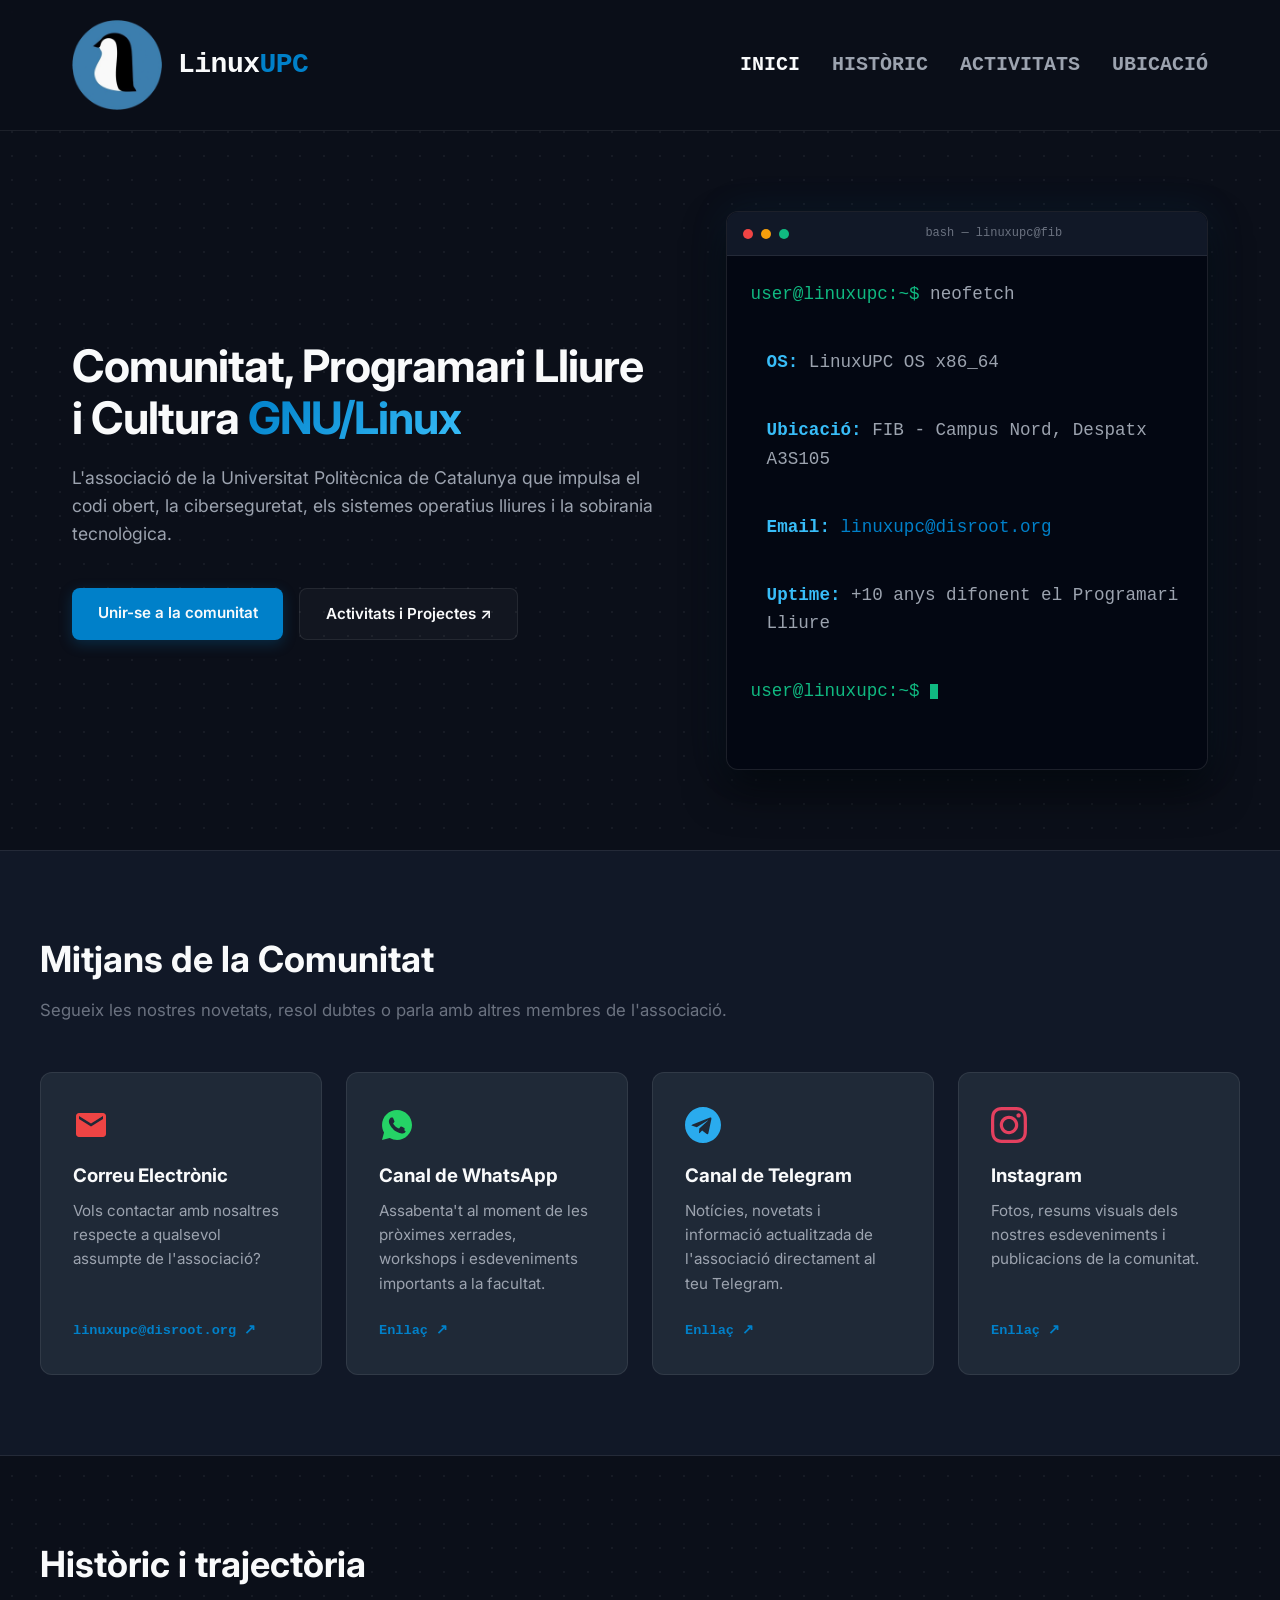
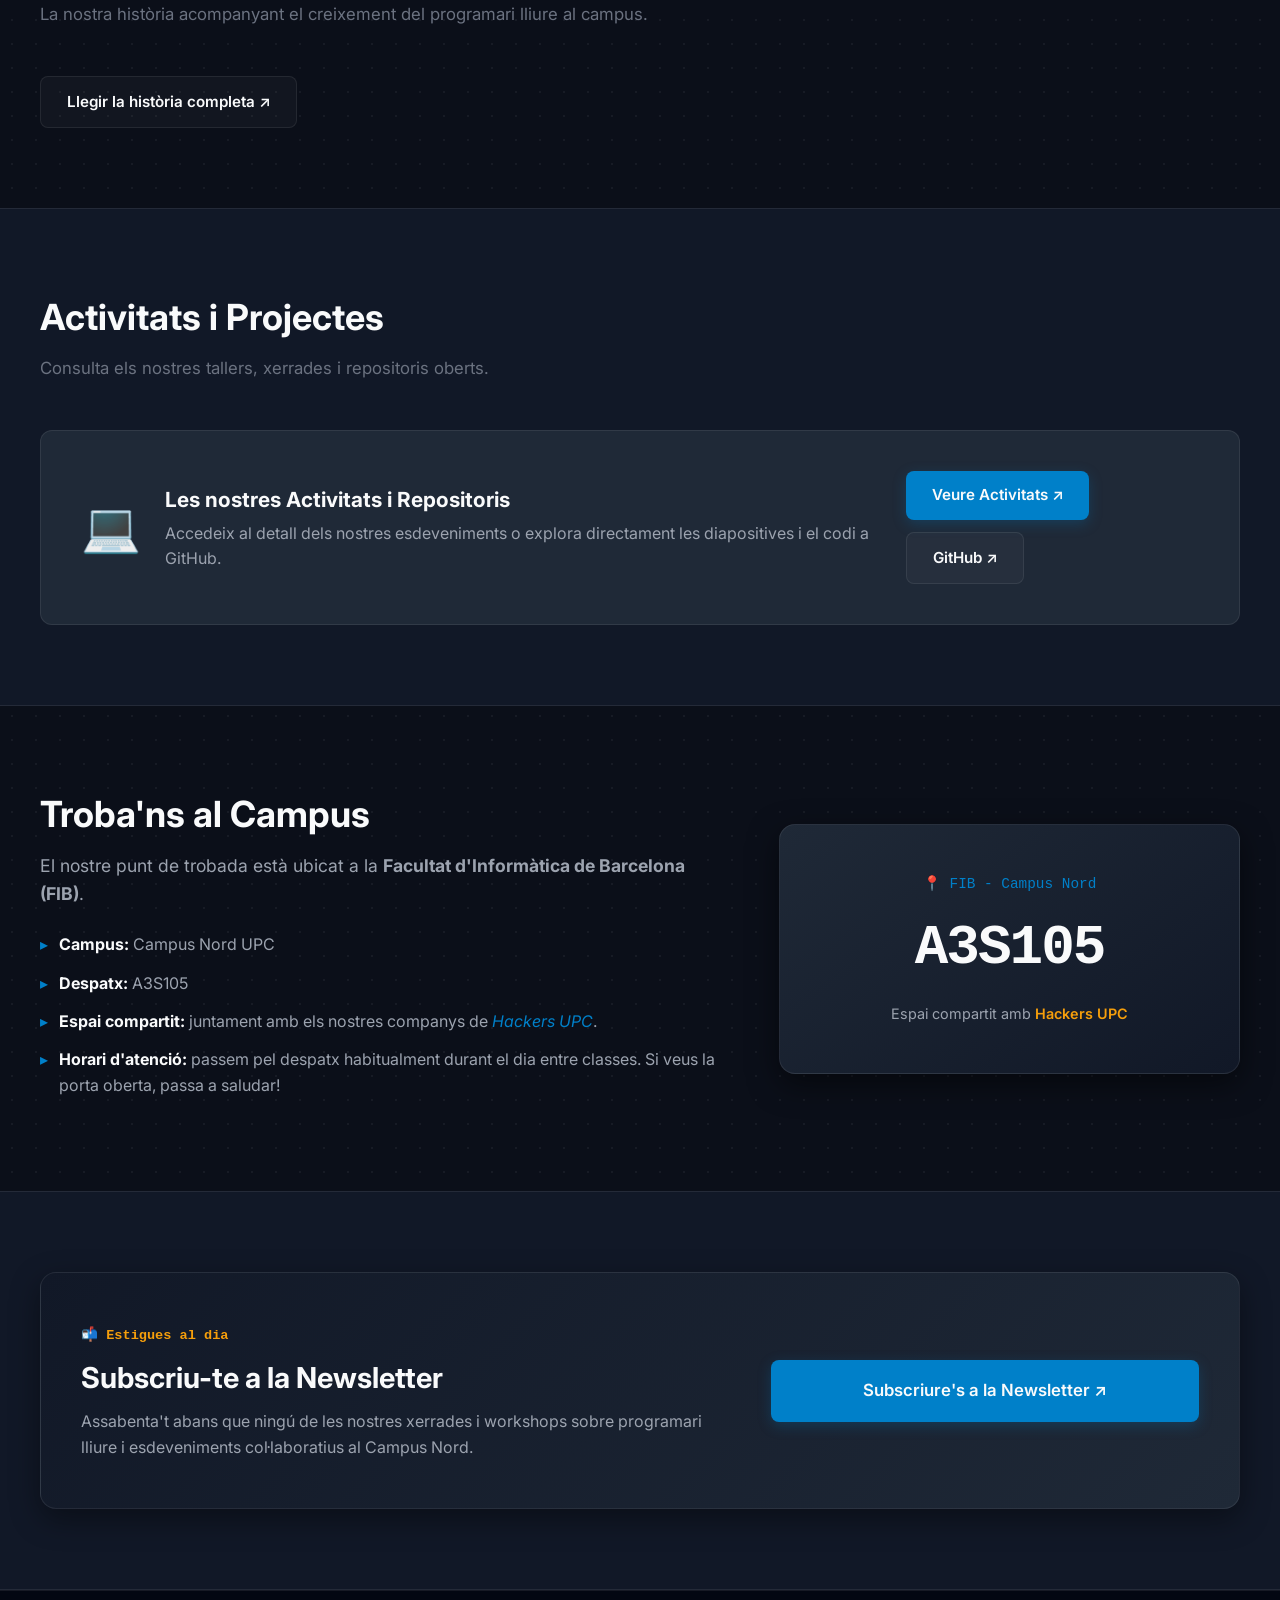
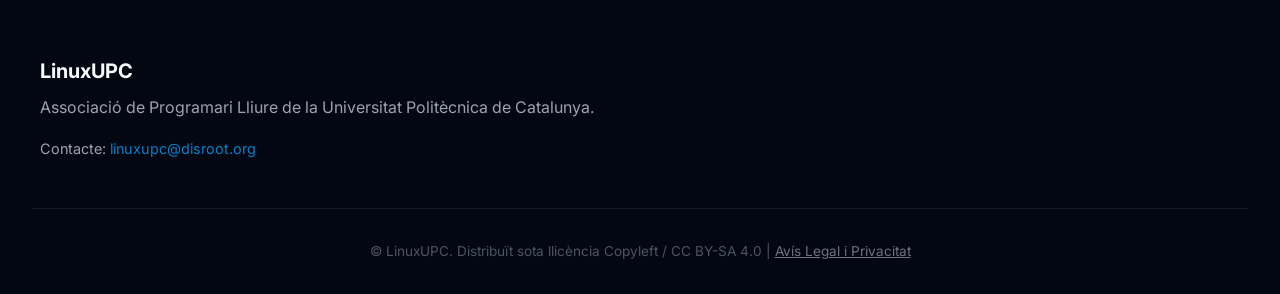
<file: index.html>
<!DOCTYPE html>
<html lang="ca">

<head>
    <meta charset="UTF-8">
    <meta name="viewport" content="width=device-width, initial-scale=1.0">
    <title>LinuxUPC - Associació de Programari Lliure (FIB - UPC)</title>

    <link rel="preconnect" href="https://fonts.googleapis.com">
    <link rel="preconnect" href="https://fonts.gstatic.com" crossorigin>
    <link
        href="https://fonts.googleapis.com/css2?family=Fira+Code:wght@400;600&family=Inter:wght@300;400;600;700&display=swap"
        rel="stylesheet">

    <link rel="apple-touch-icon" sizes="180x180" href="/assets/favicon/apple-touch-icon.png">
    <link rel="icon" type="image/png" sizes="32x32" href="/assets/favicon/favicon-32x32.png">
    <link rel="icon" type="image/png" sizes="16x16" href="/assets/favicon/favicon-16x16.png">
    <link rel="manifest" href="/assets/favicon/site.webmanifest">

  <link rel="stylesheet" href="/assets/css/style.css">
</head>

<body>

    <header class="navbar">
        <div class="nav-container">
            <a href="index.html" class="logo-container">
                <div class="logo-box" title="LinuxUPC Logo">
                    <img src="/assets/img/linuxupc-logo.png" alt="LinuxUPC Logo" class="logo-img"
                        onerror="this.style.display='none'; this.nextElementSibling.style.display='block';">
                    <span class="logo-placeholder"></span>
                </div>
                <span class="logo-text">Linux<span class="highlight">UPC</span></span>
            </a>
            <nav>
                <ul class="nav-links">
                    <li><a href="#inicio" class="active">INICI</a></li>
                    <li><a href="historico.html">HISTÒRIC</a></li>
                    <li><a href="actividades.html">ACTIVITATS</a></li>
                    <li><a href="#despacho">UBICACIÓ</a></li>
                </ul>
            </nav>
        </div>
    </header>

    <section id="inicio" class="hero">
        <div class="hero-content">
            <h1>Comunitat, Programari Lliure i Cultura <span class="highlight">GNU/Linux</span></h1>
            <p>L'associació de la Universitat Politècnica de Catalunya que impulsa el codi obert, la ciberseguretat, els
                sistemes operatius lliures i la sobirania tecnològica.</p>
            <div class="hero-buttons">
                <a href="#comunidad" class="btn btn-primary" style="text-align: center;">Unir-se a la comunitat</a>
                <a href="actividades.html" class="btn btn-secondary">Activitats i Projectes ↗</a>
            </div>
        </div>
        <div class="hero-terminal">
            <div class="terminal-header">
                <span class="dot red"></span>
                <span class="dot yellow"></span>
                <span class="dot green"></span>
                <span class="terminal-title">bash — linuxupc@fib</span>
            </div>
            <div class="terminal-body">
                <p><span class="path">user@linuxupc:~$</span> neofetch</p>
                <p class="term-output"><span class="highlight">OS:</span> LinuxUPC OS x86_64</p>
                <p class="term-output"><span class="highlight">Ubicació:</span> FIB - Campus Nord, Despatx A3S105</p>
                <p class="term-output"><span class="highlight">Email:</span> <a
                        href="mailto:linuxupc@disroot.org">linuxupc@disroot.org</a></p>
                <p class="term-output"><span class="highlight">Uptime:</span> +10 anys difonent el Programari Lliure</p>

                <p><span class="path">user@linuxupc:~$</span> <span class="cursor"></span></p>
            </div>
        </div>
    </section>

    <section id="comunidad" class="section bg-alt">
        <div class="container">
            <h2 class="section-title">Mitjans de la Comunitat</h2>
            <p class="section-subtitle">Segueix les nostres novetats, resol dubtes o parla amb altres membres de
                l'associació.</p>

            <div class="cards-grid">
                <div class="card card-link-email">
                    <div class="card-icon">
                        <svg viewBox="0 0 24 24" fill="#ef4444">
                            <path
                                d="M20 4H4c-1.1 0-1.99.9-1.99 2L2 18c0 1.1.9 2 2 2h16c1.1 0 2-.9 2-2V6c0-1.1-.9-2-2-2zm0 4l-8 5-8-5V6l8 5 8-5v2z" />
                        </svg>
                    </div>
                    <h3>Correu Electrònic</h3>
                    <p>Vols contactar amb nosaltres respecte a qualsevol assumpte de l'associació?</p>
                    <a href="mailto:linuxupc@disroot.org" class="card-btn">linuxupc@disroot.org ↗</a>
                </div>
                <div class="card card-link-whatsapp">
                    <div class="card-icon">
                        <svg viewBox="0 0 24 24" fill="#25D366">
                            <path
                                d="M12.012 2c-5.506 0-9.989 4.478-9.99 9.984 0 1.763.459 3.486 1.332 5.004L2 22l5.138-1.347A9.92 9.92 0 0 0 12.012 22c5.507 0 9.991-4.478 9.991-9.986 0-5.507-4.484-9.985-9.991-9.985zm5.82 14.28c-.244.687-1.42 1.31-1.956 1.37-.514.058-1.173.083-3.376-.827-2.822-1.165-4.632-4.032-4.773-4.221-.14-.188-1.144-1.523-1.144-2.905 0-1.382.723-2.062.98-2.343.258-.282.563-.352.75-.352.188 0 .376 0 .54.009.174.01.41.008.62.51.21.503.717 1.75.78 1.878.062.128.104.282.02.446-.085.165-.127.27-.254.418-.127.148-.268.33-.383.444-.127.127-.26.265-.112.518.148.253.658 1.087 1.412 1.76 0.97.865 1.787 1.133 2.04 1.26.253.127.402.106.551-.064.148-.17.635-.74.805-.994.17-.253.338-.211.564-.127.226.084 1.438.678 1.685.802.247.124.412.186.474.292.062.106.062.618-.182 1.305z" />
                        </svg>
                    </div>
                    <h3>Canal de WhatsApp</h3>
                    <p>Assabenta't al moment de les pròximes xerrades, workshops i esdeveniments importants a la
                        facultat.</p>
                    <a href="https://whatsapp.com/channel/0029VbCVDnOGU3BDNiX92z2X" class="card-btn">Enllaç ↗</a>
                </div>
                <div class="card card-link-telegram">
                    <div class="card-icon">
                        <svg viewBox="0 0 24 24" fill="#2AABEE">
                            <path
                                d="M12 0C5.37 0 0 5.37 0 12s5.37 12 12 12 12-5.37 12-12S18.63 0 12 0zm5.56 8.16l-1.97 9.28c-.15.68-.55.84-1.12.52l-3.05-2.25-1.47 1.42c-.16.16-.3.3-.61.3l.22-3.1 5.64-5.1c.25-.22-.05-.34-.38-.12l-6.97 4.39-3.01-.94c-.65-.2-.67-.65.14-.97l11.76-4.53c.54-.2 1.02.13.82.9l-.01-.01z" />
                        </svg>
                    </div>
                    <h3>Canal de Telegram</h3>
                    <p>Notícies, novetats i informació actualitzada de l'associació directament al teu Telegram.</p>
                    <a href="https://t.me/linuxupc" class="card-btn">Enllaç ↗</a>
                </div>
                <div class="card card-link-email">
                    <div class="card-icon">
                        <svg viewBox="0 0 24 24" fill="#E4405F">
                            <path
                                d="M12 2.163c3.204 0 3.584.012 4.85.07 3.252.148 4.771 1.691 4.919 4.919.058 1.265.069 1.645.069 4.849 0 3.205-.012 3.584-.069 4.849-.149 3.225-1.664 4.771-4.919 4.919-1.266.058-1.644.07-4.85.07-3.204 0-3.584-.012-4.849-.07-3.26-.149-4.771-1.699-4.919-4.92-.058-1.265-.07-1.644-.07-4.849 0-3.204.013-3.583.07-4.849.149-3.227 1.664-4.771 4.919-4.919 1.266-.057 1.645-.069 4.849-.069zm0-2.163c-3.259 0-3.667.014-4.947.072-4.358.2-6.78 2.618-6.98 6.98-.059 1.281-.073 1.689-.073 4.948 0 3.259.014 3.668.072 4.948.2 4.358 2.618 6.78 6.98 6.98 1.281.058 1.689.072 4.948.072 3.259 0 3.668-.014 4.948-.072 4.354-.2 6.782-2.618 6.979-6.98.059-1.28.073-1.689.073-4.948 0-3.259-.014-3.667-.072-4.947-.196-4.354-2.617-6.78-6.979-6.98-1.281-.059-1.69-.073-4.949-.073zm0 5.838c-3.403 0-6.162 2.759-6.162 6.162s2.759 6.163 6.162 6.163 6.162-2.759 6.162-6.163c0-3.403-2.759-6.162-6.162-6.162zm0 10.162c-2.209 0-4-1.79-4-4 0-2.209 1.791-4 4-4s4 1.791 4 4c0 2.21-1.791 4-4 4zm6.406-11.845c-.796 0-1.441.645-1.441 1.44s.645 1.44 1.441 1.44c.795 0 1.439-.645 1.439-1.44s-.644-1.44-1.439-1.44z"/>
                        </svg>
                    </div>
                    <h3>Instagram</h3>
                    <p>Fotos, resums visuals dels nostres esdeveniments i publicacions de la comunitat.</p>
                    <a href="https://www.instagram.com/linuxupc" target="_blank" rel="noopener" class="card-btn">Enllaç ↗</a>
                </div>
            </div>
        </div>
    </section>

    <section id="historico" class="section">
        <div class="container">
            <h2 class="section-title">Històric i trajectòria</h2>
            <p class="section-subtitle">La nostra història acompanyant el creixement del programari lliure al campus.
            </p>

            <div style="margin-top: 1.5rem;">
                <a href="historico.html" class="btn btn-secondary">Llegir la història completa ↗</a>
            </div>
        </div>
    </section>

    <section id="proyectos" class="section bg-alt">
        <div class="container">
            <h2 class="section-title">Activitats i Projectes</h2>
            <p class="section-subtitle">Consulta els nostres tallers, xerrades i repositoris oberts.</p>

            <div class="github-box">
                <div class="github-info">
                    <div class="github-icon">💻</div>
                    <div>
                        <h3>Les nostres Activitats i Repositoris</h3>
                        <p>Accedeix al detall dels nostres esdeveniments o explora directament les diapositives i el codi a
                            GitHub.</p>
                    </div>
                </div>
                <div style="display: flex; gap: 0.75rem; flex-wrap: wrap;">
                    <a href="actividades.html" class="btn btn-primary">Veure Activitats ↗</a>
                    <a href="https://github.com/LinuxUPC" target="_blank" rel="noopener"
                        class="btn btn-secondary">GitHub ↗</a>
                </div>
            </div>
        </div>
    </section>

    <section id="despacho" class="section">
        <div class="container">
            <div class="despacho-grid">
                <div class="despacho-info">
                    <h2 class="section-title">Troba'ns al Campus</h2>
                    <p class="despacho-desc">
                        El nostre punt de trobada està ubicat a la <strong>Facultat d'Informàtica de Barcelona
                            (FIB)</strong>.
                    </p>
                    <ul class="despacho-details">
                        <li><strong>Campus:</strong> Campus Nord UPC</li>
                        <li><strong>Despatx:</strong> A3S105</li>
                        <li><strong>Espai compartit:</strong> juntament amb els nostres companys de <em><a
                                    href="https://hackersatupc.org/">Hackers UPC</a></em>.</li>
                        <li><strong>Horari d'atenció:</strong> passem pel despatx habitualment durant el dia entre
                            classes. Si veus la porta oberta, passa a saludar!</li>
                    </ul>
                </div>
                <div class="despacho-card">
                    <div class="despacho-badge">📍 FIB - Campus Nord</div>
                    <div class="room-number">A3S105</div>
                    <p class="shared-note">Espai compartit amb <a href="https://hackersatupc.org/"><span>Hackers
                                UPC</span></a></p>
                </div>
            </div>
        </div>
    </section>

    <section id="newsletter" class="section bg-alt border-top">
        <div class="container">
            <div class="newsletter-card">
                <div class="newsletter-content">
                    <span class="badge-newsletter">📬 Estigues al dia</span>
                    <h2>Subscriu-te a la Newsletter</h2>
                    <p>Assabenta't abans que ningú de les nostres xerrades i workshops sobre programari lliure i
                        esdeveniments col·laboratius al Campus Nord.</p>
                </div>

                <div class="newsletter-action">
                    <a href="https://forms.gle/wRWkaSi9pHjfzjnn8" target="_blank" rel="noopener"
                        class="btn btn-primary btn-newsletter">
                        Subscriure's a la Newsletter ↗
                    </a>
                </div>
            </div>
        </div>
    </section>

    <footer class="footer">
        <div class="container footer-content">
            <div class="footer-brand">
                <h3>LinuxUPC</h3>
                <p>Associació de Programari Lliure de la Universitat Politècnica de Catalunya.</p>
                <p class="footer-email">Contacte: <a href="mailto:linuxupc@disroot.org">linuxupc@disroot.org</a></p>
            </div>
        </div>
        <div class="footer-bottom">
            <p>&copy; LinuxUPC. Distribuït sota llicència Copyleft / CC BY-SA 4.0 | <a href="legal.html"
                    style="color: #6b7280; text-decoration: underline;">Avís Legal i Privacitat</a></p>
        </div>
    </footer>

</body>

</html>
</file>
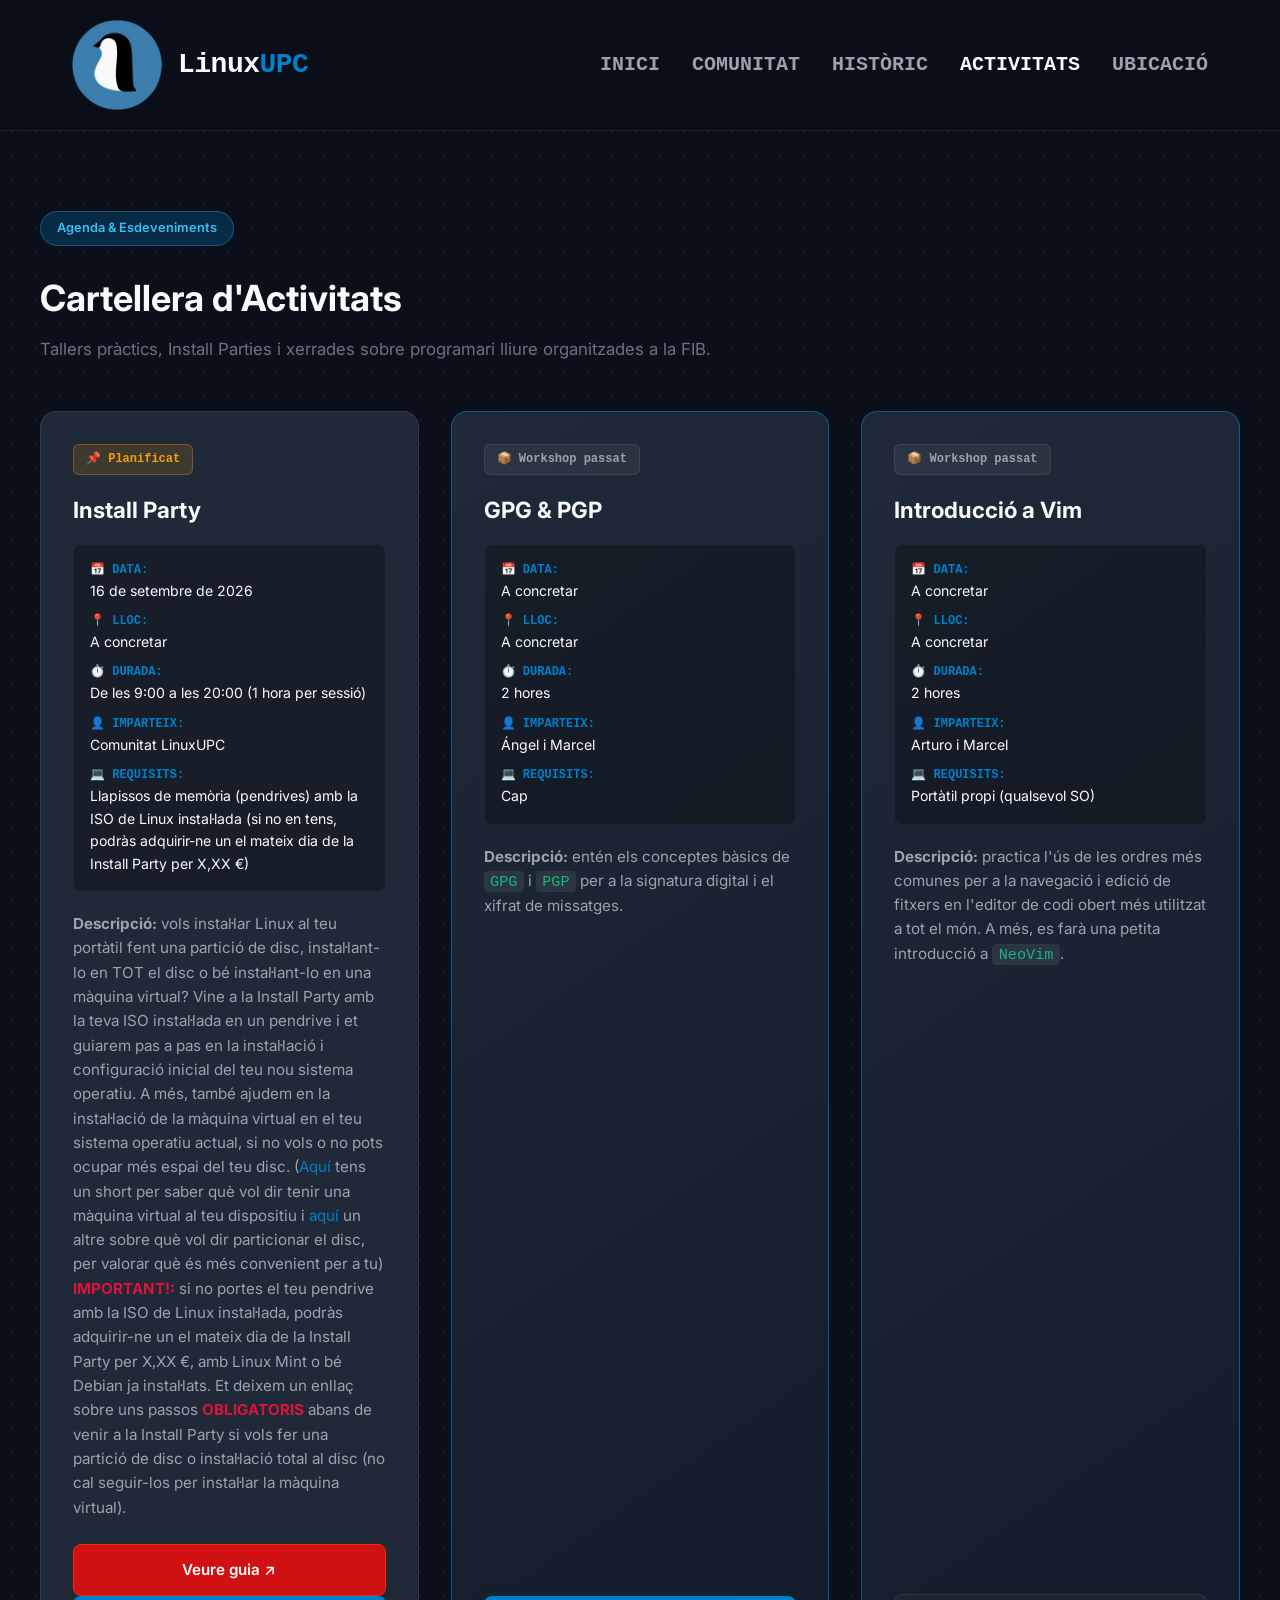
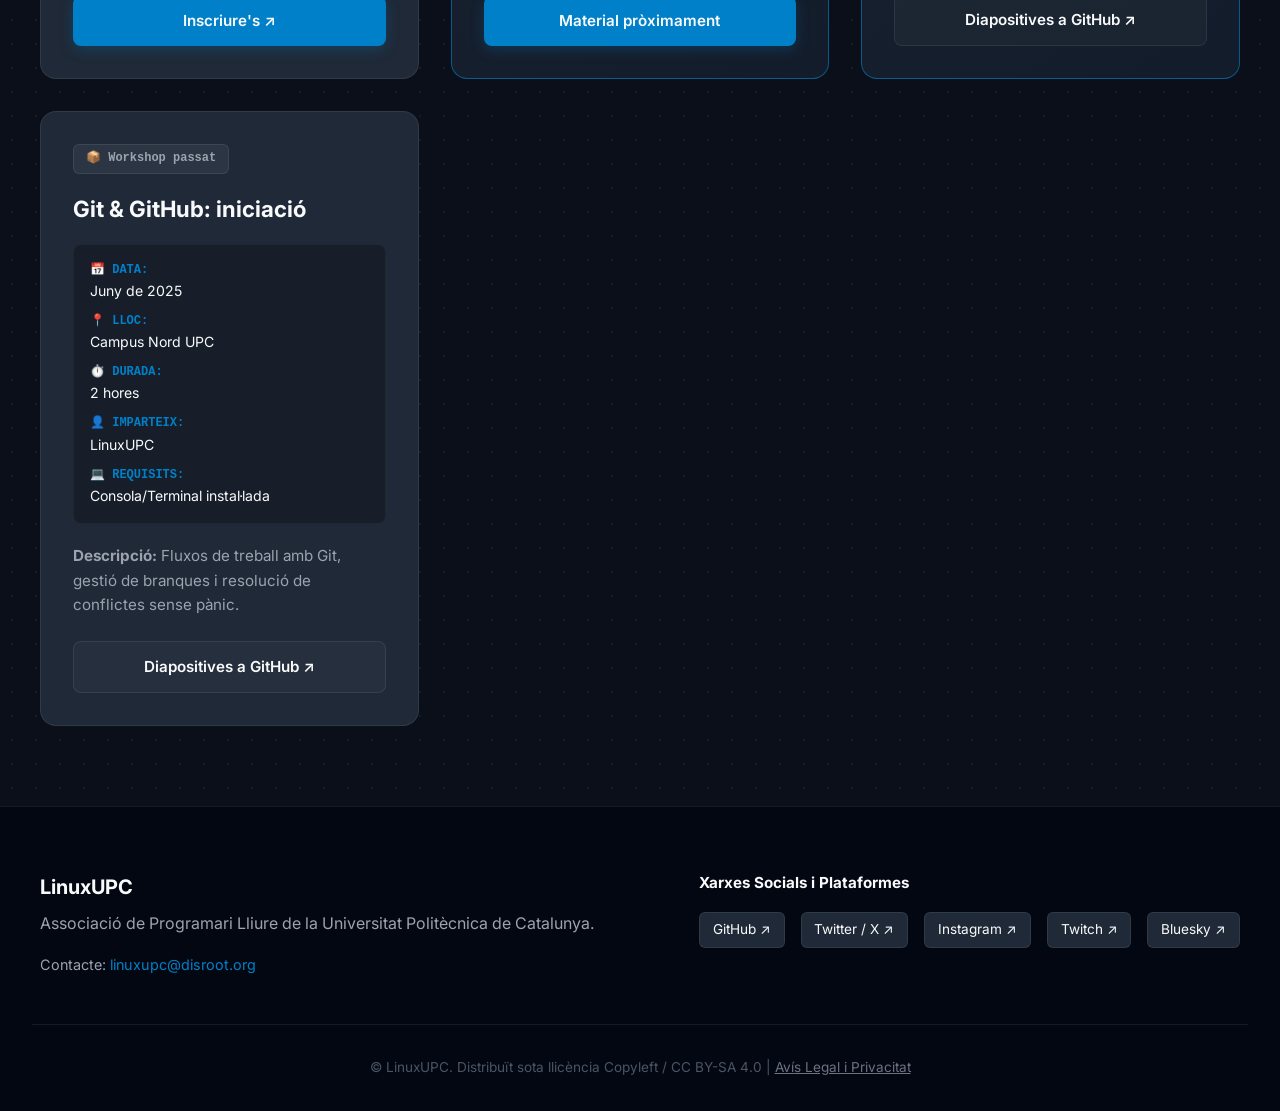
<file: actividades.html>
<!DOCTYPE html>
<html lang="ca">

<head>
  <meta charset="UTF-8">
  <meta name="viewport" content="width=device-width, initial-scale=1.0">
  <title>Activitats — LinuxUPC</title>
  <link rel="stylesheet" href="/assets/css/style.css">
  <link rel="preconnect" href="https://fonts.googleapis.com">
  <link rel="preconnect" href="https://fonts.gstatic.com" crossorigin>
  <link
    href="https://fonts.googleapis.com/css2?family=Fira+Code:wght@400;600&family=Inter:wght@300;400;600;700&display=swap"
    rel="stylesheet">
  <link rel="apple-touch-icon" sizes="180x180" href="/assets/favicon/apple-touch-icon.png">
  <link rel="icon" type="image/png" sizes="32x32" href="/assets/favicon/favicon-32x32.png">
  <link rel="icon" type="image/png" sizes="16x16" href="/assets/favicon/favicon-16x16.png">
  <link rel="manifest" href="/assets/favicon/site.webmanifest">
</head>

<body>

  <header class="navbar">
    <div class="nav-container">
      <a href="index.html" class="logo-container">
        <div class="logo-box" title="LinuxUPC Logo">
          <img src="/assets/img/linuxupc-logo.png" alt="LinuxUPC Logo" class="logo-img"
            onerror="this.style.display='none'; this.nextElementSibling.style.display='block';">
          <span class="logo-placeholder"></span>
        </div>
        <span class="logo-text"> Linux<span class="highlight">UPC</span></span>
      </a>
      <nav>
        <ul class="nav-links">
          <li><a href="index.html">INICI</a></li>
          <li><a href="index.html#comunidad">COMUNITAT</a></li>
          <li><a href="historico.html">HISTÒRIC</a></li>
          <li><a href="actividades.html" class="active">ACTIVITATS</a></li>
          <li><a href="index.html#despacho">UBICACIÓ</a></li>
        </ul>
      </nav>
    </div>
  </header>

  <section class="section">
    <div class="container">
      <span class="badge">Agenda & Esdeveniments</span>
      <h1 class="section-title">Cartellera d'Activitats</h1>
      <p class="section-subtitle">Tallers pràctics, Install Parties i xerrades sobre programari lliure organitzades a la
        FIB.</p>

      <div class="actividades-grid">

        <article class="activity-card">
          <div class="activity-status status-planned">📌 Planificat</div>
          <h2 class="activity-title">Install Party</h2>

          <div class="activity-meta">
            <div class="meta-item">
              <span class="meta-label">📅 Data:</span>
              <span class="meta-value">16 de setembre de 2026</span>
            </div>
            <div class="meta-item">
              <span class="meta-label">📍 Lloc:</span>
              <span class="meta-value">A concretar</span>
            </div>
            <div class="meta-item">
              <span class="meta-label">⏱️ Durada:</span>
              <span class="meta-value">De les 9:00 a les 20:00 (1 hora per sessió)</span>
            </div>
            <div class="meta-item">
              <span class="meta-label">👤 Imparteix:</span>
              <span class="meta-value">Comunitat LinuxUPC</span>
            </div>
            <div class="meta-item">
              <span class="meta-label">💻 Requisits:</span>
              <span class="meta-value">Llapissos de memòria (pendrives) amb la ISO de Linux instal·lada (si no en tens,
                podràs adquirir-ne un el
                mateix dia de la Install Party per X,XX €)</span>
            </div>
          </div>

          <div class="activity-description">
            <p><strong>Descripció:</strong> vols instal·lar Linux al teu portàtil fent una partició de disc,
              instal·lant-lo en TOT el disc o bé instal·lant-lo en una màquina virtual? Vine a la Install Party amb la
              teva ISO instal·lada en un pendrive i et guiarem pas a pas en la
              instal·lació i configuració inicial del teu nou sistema operatiu. A més, també ajudem en la instal·lació
              de
              la màquina virtual en el teu sistema operatiu actual, si no vols o no pots ocupar més espai del teu disc.
              (<a href="https://www.youtube.com/shorts/t1pJUPuQhWU" target="_blank">Aquí</a> tens un short per saber què
              vol dir tenir una màquina virtual al teu dispositiu i <a
                href="https://www.youtube.com/watch?v=10cFREriaqo" target="_blank">aquí</a> un altre sobre què vol dir
              particionar el disc, per valorar què és més convenient per a tu)</p>
            <p><strong style="color: crimson;">IMPORTANT!:</strong> si no portes el teu pendrive amb la ISO de Linux
              instal·lada, podràs adquirir-ne un el mateix dia de la Install Party per X,XX €, amb Linux Mint o
              bé Debian ja instal·lats. Et deixem un enllaç sobre uns passos <strong
                style="color: crimson;">OBLIGATORIS</strong> abans de venir a la Install Party si vols fer una partició
              de
              disc o instal·lació total al disc (no cal seguir-los per instal·lar la màquina virtual).</p>
          </div>

          <div class="activity-footer">
            <a href="preparacion.html" target="_blank" rel="noopener" class="btn btn-secondary"
              style="color: #ffffff; background-color: #cf1111; border-color: #ff2600;">Veure guia ↗</a>
          </div>
          <div class="activity-footer">
            <a href="https://forms.gle/SdQZBkLUopZ7iZQe9" target="_blank" rel="noopener"
              class="btn btn-primary">Inscriure's ↗</a>
          </div>
        </article>

        <article class="activity-card featured">
          <div class="activity-status status-past">📦 Workshop passat</div>
          <h2 class="activity-title">GPG & PGP</h2>

          <div class="activity-meta">
            <div class="meta-item">
              <span class="meta-label">📅 Data:</span>
              <span class="meta-value">A concretar</span>
            </div>
            <div class="meta-item">
              <span class="meta-label">📍 Lloc:</span>
              <span class="meta-value">A concretar</span>
            </div>
            <div class="meta-item">
              <span class="meta-label">⏱️ Durada:</span>
              <span class="meta-value">2 hores</span>
            </div>
            <div class="meta-item">
              <span class="meta-label">👤 Imparteix:</span>
              <span class="meta-value">Ángel i Marcel</span>
            </div>
            <div class="meta-item">
              <span class="meta-label">💻 Requisits:</span>
              <span class="meta-value">Cap</span>
            </div>
          </div>

          <div class="activity-description">
            <p><strong>Descripció:</strong> entén els conceptes bàsics de <code>GPG</code> i <code>PGP</code> per a la
              signatura digital i el xifrat de missatges.</p>
          </div>

          <div class="activity-footer">
            <a href="#" class="btn btn-primary">Material pròximament</a>
          </div>
        </article>
        <article class="activity-card featured">
          <div class="activity-status status-past">📦 Workshop passat</div>
          <h2 class="activity-title">Introducció a Vim</h2>

          <div class="activity-meta">
            <div class="meta-item">
              <span class="meta-label">📅 Data:</span>
              <span class="meta-value">A concretar</span>
            </div>
            <div class="meta-item">
              <span class="meta-label">📍 Lloc:</span>
              <span class="meta-value">A concretar</span>
            </div>
            <div class="meta-item">
              <span class="meta-label">⏱️ Durada:</span>
              <span class="meta-value">2 hores</span>
            </div>
            <div class="meta-item">
              <span class="meta-label">👤 Imparteix:</span>
              <span class="meta-value">Arturo i Marcel</span>
            </div>
            <div class="meta-item">
              <span class="meta-label">💻 Requisits:</span>
              <span class="meta-value">Portàtil propi (qualsevol SO)</span>
            </div>
          </div>

          <div class="activity-description">
            <p><strong>Descripció:</strong> practica l'ús de les ordres més comunes per a la navegació i edició de
              fitxers en l'editor de codi obert més utilitzat a tot el món. A més, es farà una petita introducció a
              <code>NeoVim</code>.
            </p>
          </div>

          <div class="activity-footer">
            <a href="https://github.com/LinuxUPC/vim-workshop" target="_blank" rel="noopener"
              class="btn btn-secondary">Diapositives a GitHub ↗</a>          </div>
        </article>

        <article class="activity-card">
          <div class="activity-status status-past">📦 Workshop passat</div>
          <h2 class="activity-title">Git & GitHub: iniciació</h2>

          <div class="activity-meta">
            <div class="meta-item">
              <span class="meta-label">📅 Data:</span>
              <span class="meta-value">Juny de 2025</span>
            </div>
            <div class="meta-item">
              <span class="meta-label">📍 Lloc:</span>
              <span class="meta-value">Campus Nord UPC</span>
            </div>
            <div class="meta-item">
              <span class="meta-label">⏱️ Durada:</span>
              <span class="meta-value">2 hores</span>
            </div>
            <div class="meta-item">
              <span class="meta-label">👤 Imparteix:</span>
              <span class="meta-value">LinuxUPC</span>
            </div>
            <div class="meta-item">
              <span class="meta-label">💻 Requisits:</span>
              <span class="meta-value">Consola/Terminal instal·lada</span>
            </div>
          </div>

          <div class="activity-description">
            <p><strong>Descripció:</strong> Fluxos de treball amb Git, gestió de branques i resolució de conflictes
              sense pànic.</p>
          </div>

          <div class="activity-footer">
            <a href="https://github.com/LinuxUPC/final-git-workshop-repo" target="_blank" rel="noopener"
              class="btn btn-secondary">Diapositives a GitHub ↗</a>
          </div>
        </article>

      </div>
    </div>
  </section>

  <footer class="footer">
    <div class="container footer-content">
      <div class="footer-brand">
        <h3>LinuxUPC</h3>
        <p>Associació de Programari Lliure de la Universitat Politècnica de Catalunya.</p>
        <p class="footer-email">Contacte: <a href="mailto:linuxupc@disroot.org">linuxupc@disroot.org</a></p>
      </div>
      <div class="footer-links">
        <h4>Xarxes Socials i Plataformes</h4>
        <div class="social-grid">
          <a href="https://github.com/LinuxUPC" target="_blank" rel="noopener">GitHub ↗</a>
          <a href="https://x.com/linuxUPC" target="_blank" rel="noopener">Twitter / X ↗</a>
          <a href="https://www.instagram.com/linuxupc" target="_blank" rel="noopener">Instagram ↗</a>
          <a href="https://www.twitch.tv/linuxupc" target="_blank" rel="noopener">Twitch ↗</a>
          <a href="https://bsky.app/profile/linuxupc.org" target="_blank" rel="noopener">Bluesky ↗</a>
        </div>
      </div>
    </div>
    <div class="footer-bottom">
      <p>&copy; LinuxUPC. Distribuït sota llicència Copyleft / CC BY-SA 4.0 | <a href="legal.html"
          style="color: #6b7280; text-decoration: underline;">Avís Legal i Privacitat</a></p>
    </div>
  </footer>

</body>

</html>
</file>
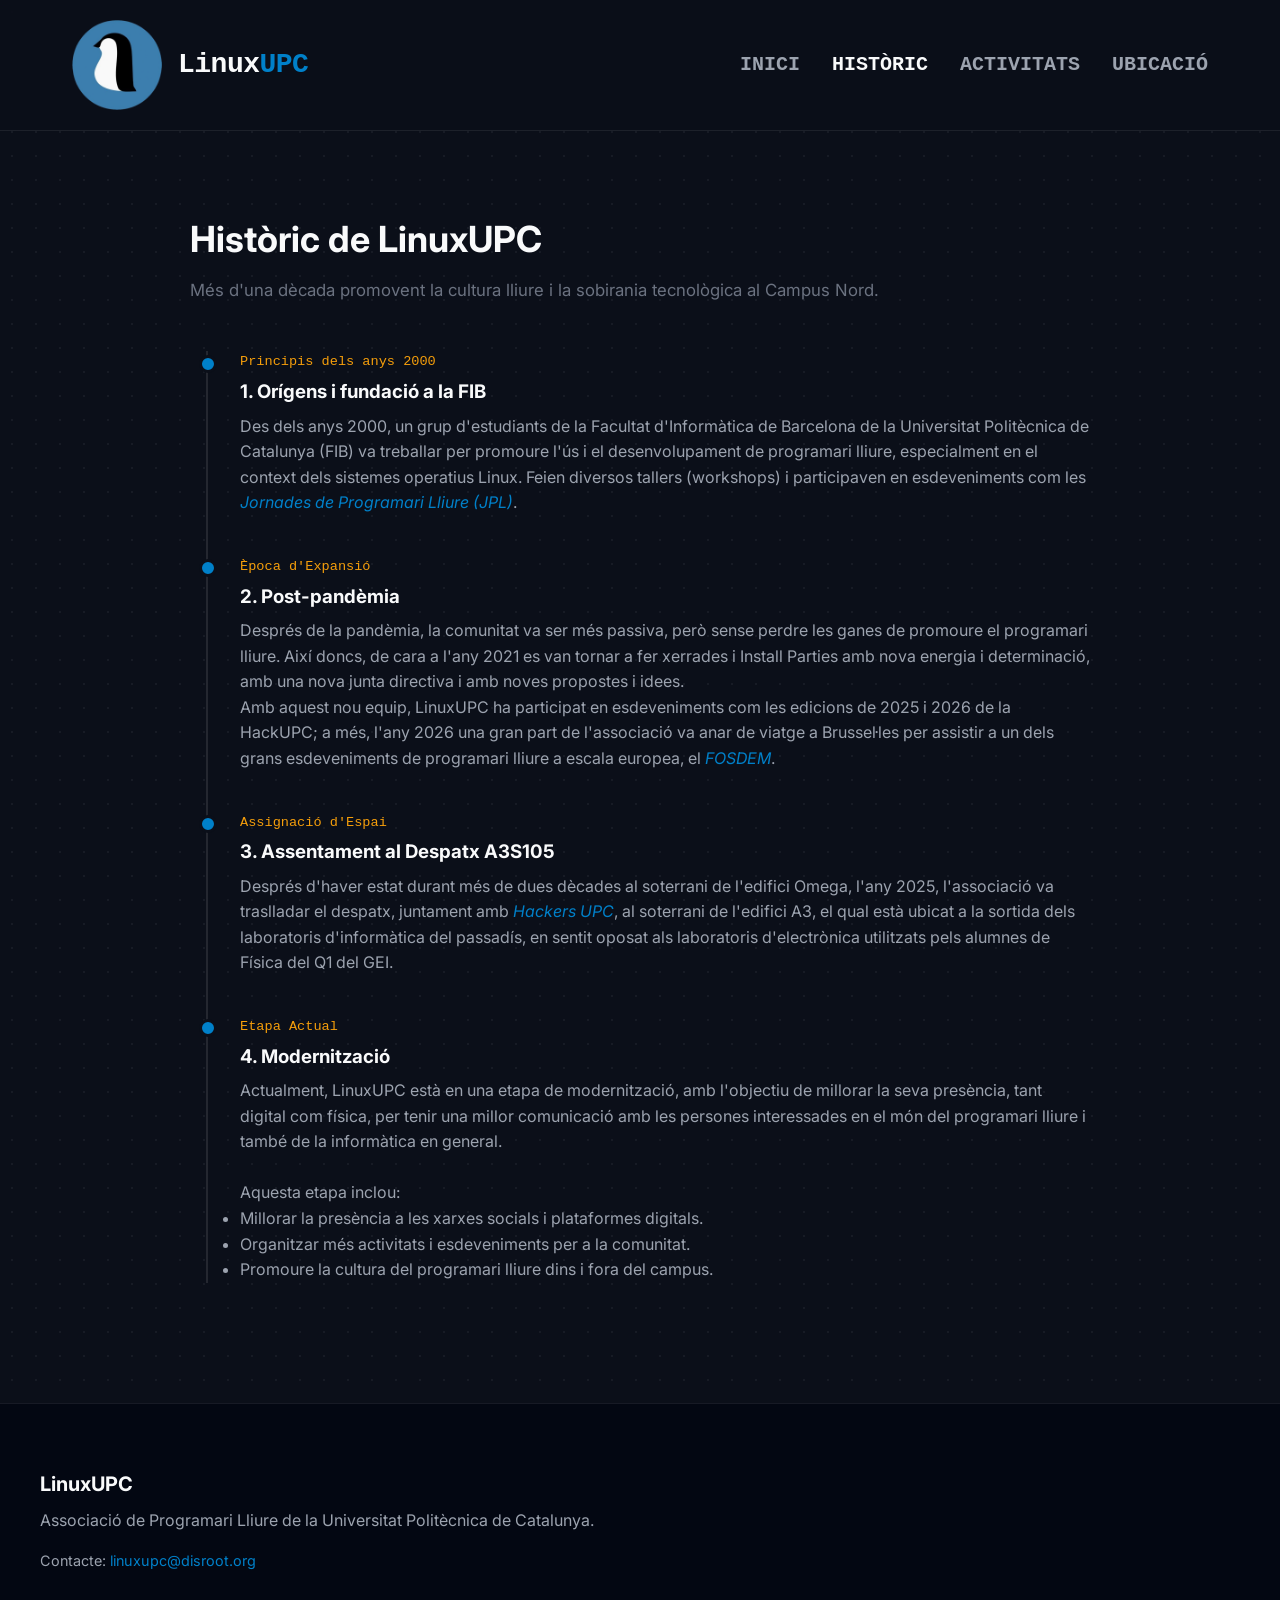
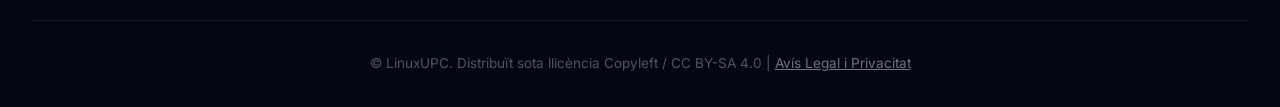
<file: historico.html>
<!DOCTYPE html>
<html lang="ca">

<head>
  <meta charset="UTF-8">
  <meta name="viewport" content="width=device-width, initial-scale=1.0">
  <title>Històric — LinuxUPC</title>
  <link rel="stylesheet" href="/assets/css/style.css">
  <link rel="preconnect" href="https://fonts.googleapis.com">
  <link rel="preconnect" href="https://fonts.gstatic.com" crossorigin>
  <link
    href="https://fonts.googleapis.com/css2?family=Fira+Code:wght@400;600&family=Inter:wght@300;400;600;700&display=swap"
    rel="stylesheet">
  <link rel="apple-touch-icon" sizes="180x180" href="/assets/favicon/apple-touch-icon.png">
  <link rel="icon" type="image/png" sizes="32x32" href="/assets/favicon/favicon-32x32.png">
  <link rel="icon" type="image/png" sizes="16x16" href="/assets/favicon/favicon-16x16.png">
  <link rel="manifest" href="/assets/favicon/site.webmanifest">
</head>

<body>

  <!-- Barra de Navegació -->
  <header class="navbar">
    <div class="nav-container">
      <a href="index.html" class="logo-container">
        <div class="logo-box" title="LinuxUPC Logo">
          <img src="/assets/img/linuxupc-logo.png" alt="LinuxUPC Logo" class="logo-img"
            onerror="this.style.display='none'; this.nextElementSibling.style.display='block';">
          <span class="logo-placeholder"></span>
        </div>
        <span class="logo-text">Linux<span class="highlight">UPC</span></span>
      </a>
      <nav>
        <ul class="nav-links">
          <li><a href="index.html">INICI</a></li>
          <li><a href="historico.html" class="active">HISTÒRIC</a></li>
          <li><a href="actividades.html">ACTIVITATS</a></li>
          <li><a href="index.html#despacho">UBICACIÓ</a></li>
        </ul>
      </nav>
    </div>
  </header>

  <!-- Contingut Històric -->
  <section class="section">
    <div class="container" style="max-width: 900px;">
      <h1 class="section-title">Històric de LinuxUPC</h1>
      <p class="section-subtitle">Més d'una dècada promovent la cultura lliure i la sobirania tecnològica al Campus
        Nord.</p>

      <div class="timeline">
        <div class="timeline-item">
          <div class="timeline-date">Principis dels anys 2000</div>
          <div class="timeline-content">
            <h3>1. Orígens i fundació a la FIB</h3>
            <p>Des dels anys 2000, un grup d'estudiants de la Facultat d'Informàtica de Barcelona de la Universitat Politècnica de
              Catalunya (FIB) va treballar per promoure l'ús i el desenvolupament de programari lliure, especialment en
              el context dels sistemes operatius Linux. Feien diversos tallers (workshops) i participaven en esdeveniments com les
              <em><a href="http://www.jornadespl.org/" target="_blank">Jornades de Programari Lliure (JPL)</a></em>.
            </p>
          </div>
        </div>

        <div class="timeline-item">
          <div class="timeline-date">Època d'Expansió</div>
          <div class="timeline-content">
            <h3>2. Post-pandèmia</h3>
            <p>Després de la pandèmia, la comunitat va ser més passiva, però sense perdre les ganes de
              promoure el programari lliure. Així doncs, de cara a l'any 2021 es van tornar a fer xerrades i Install
              Parties amb nova energia i
              determinació, amb una nova junta directiva i amb noves propostes i idees.</p>
            <p>Amb aquest nou equip, LinuxUPC ha participat en esdeveniments com les edicions de 2025 i 2026 de la HackUPC; a més,
              l'any 2026 una gran part de l'associació va anar de viatge a Brussel·les per assistir a un dels grans
              esdeveniments de programari lliure a escala europea, el <em><a href="https://fosdem.org">FOSDEM</a></em>.
            </p>
          </div>
        </div>

        <div class="timeline-item">
          <div class="timeline-date">Assignació d'Espai</div>
          <div class="timeline-content">
            <h3>3. Assentament al Despatx A3S105</h3>
            <p>Després d'haver estat durant més de dues dècades al soterrani de l'edifici Omega, l'any 2025,
              l'associació va traslladar el despatx, juntament amb <em><a href="https://hackersatupc.org/">Hackers
                  UPC</a></em>, al soterrani de l'edifici A3, el qual està ubicat a la sortida dels laboratoris d'informàtica del passadís, en sentit oposat als laboratoris d'electrònica utilitzats pels alumnes de Física del Q1 del GEI.</p>
          </div>
        </div>

        <div class="timeline-item">
          <div class="timeline-date">Etapa Actual</div>
          <div class="timeline-content">
            <h3>4. Modernització</h3>
            <p>Actualment, LinuxUPC està en una etapa de modernització, amb l'objectiu de millorar la seva presència,
              tant digital com física, per tenir una millor comunicació amb les persones interessades en el món del
              programari lliure i també de la informàtica en general.</p>
            <br>
            <p>Aquesta etapa inclou:</p>
            <ul>
              <li>Millorar la presència a les xarxes socials i plataformes digitals.</li>
              <li>Organitzar més activitats i esdeveniments per a la comunitat.</li>
              <li>Promoure la cultura del programari lliure dins i fora del campus.</li>
            </ul>
          </div>
        </div>
      </div>
    </div>
  </section>

  <!-- Peu de pàgina -->
  <footer class="footer">
    <div class="container footer-content">
      <div class="footer-brand">
        <h3>LinuxUPC</h3>
        <p>Associació de Programari Lliure de la Universitat Politècnica de Catalunya.</p>
        <p class="footer-email">Contacte: <a href="mailto:linuxupc@disroot.org">linuxupc@disroot.org</a></p>
      </div>
    </div>
    <div class="footer-bottom">
      <p>&copy; LinuxUPC. Distribuït sota llicència Copyleft / CC BY-SA 4.0 | <a href="legal.html"
          style="color: #6b7280; text-decoration: underline;">Avís Legal i Privacitat</a></p>
    </div>
  </footer>

</body>

</html>
</file>
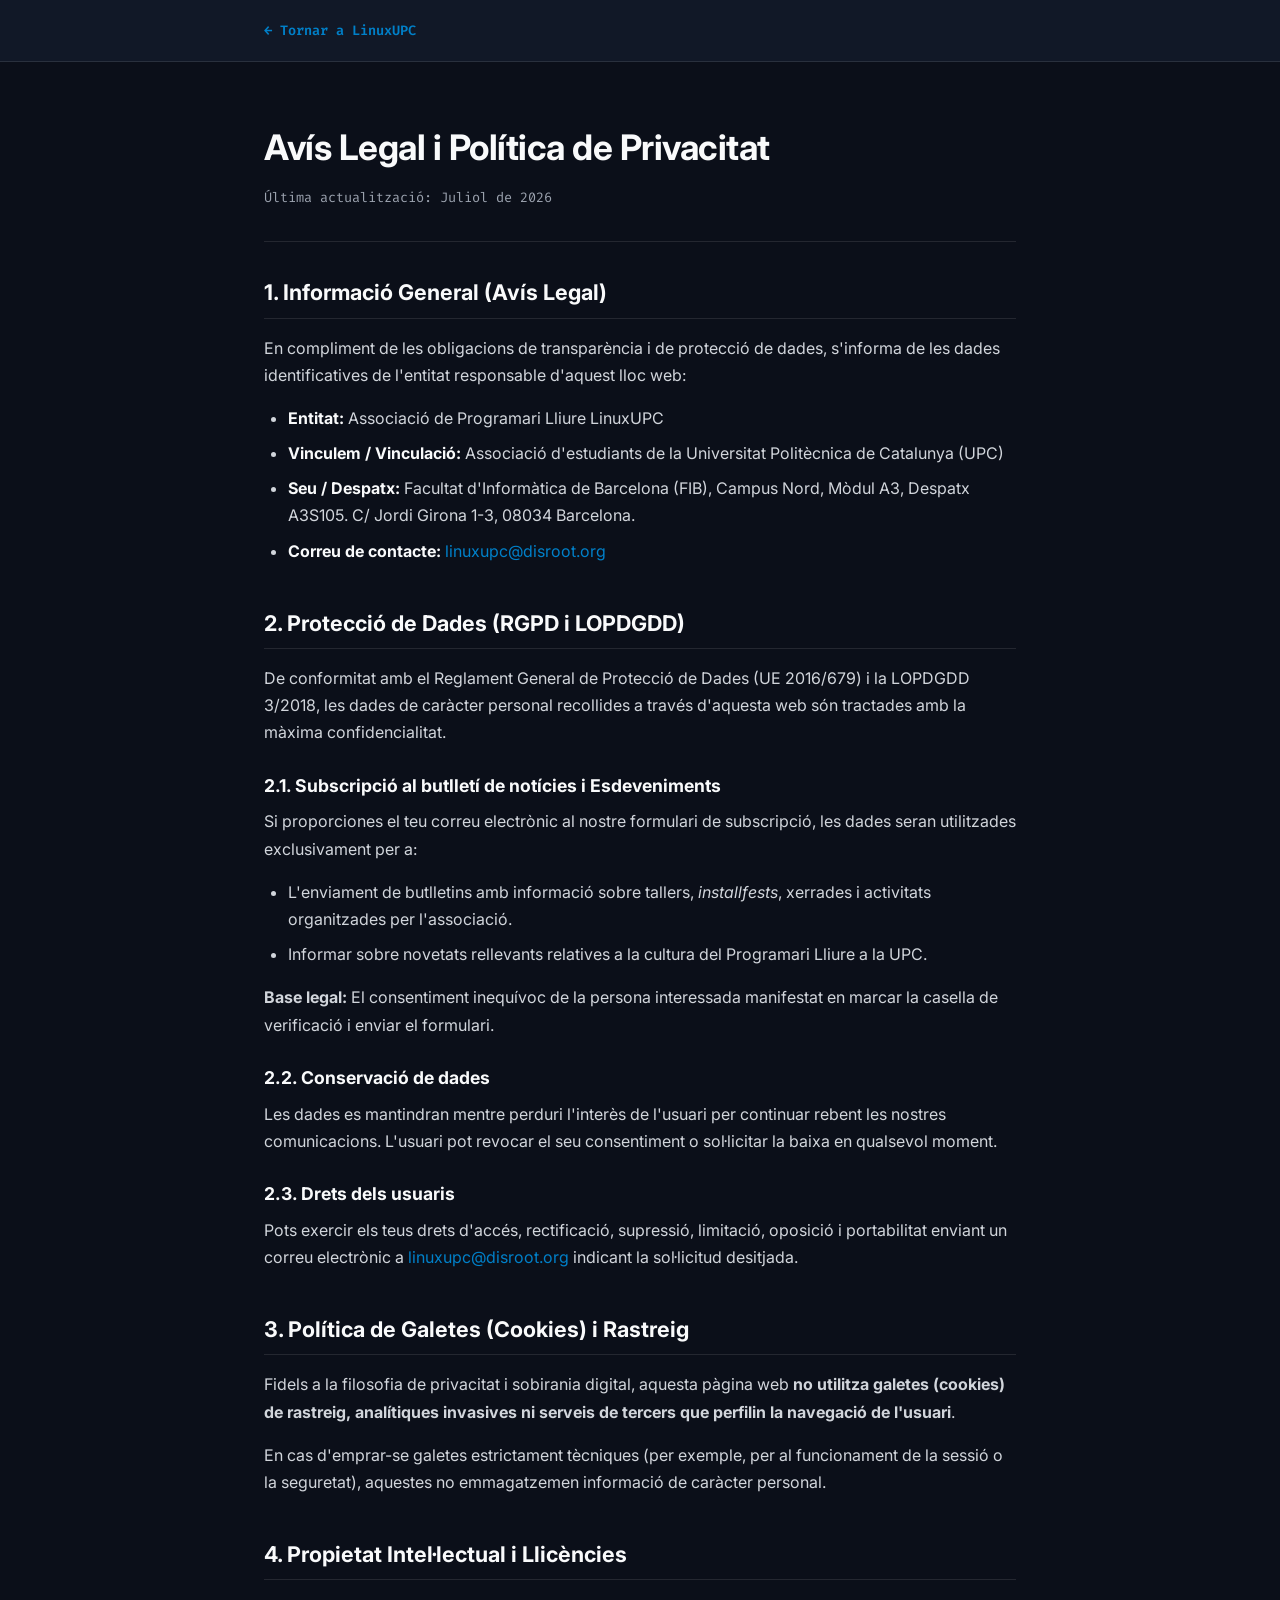
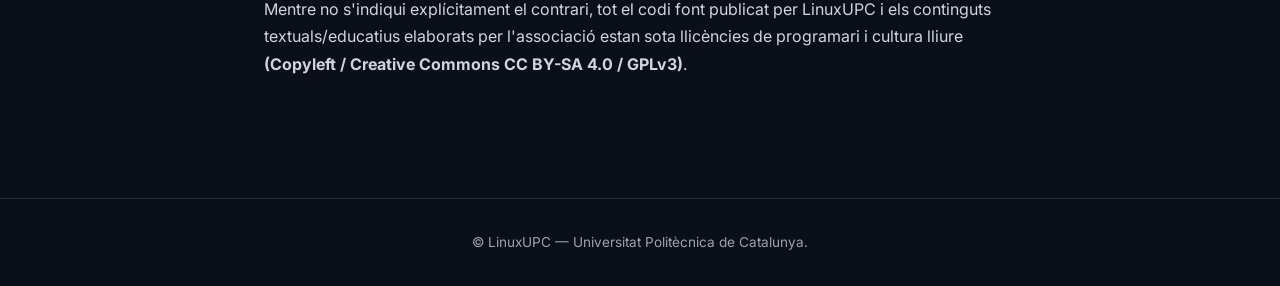
<file: legal.html>
<!DOCTYPE html>
<html lang="ca">

<head>
  <meta charset="UTF-8">
  <meta name="viewport" content="width=device-width, initial-scale=1.0">
  <title>Avís Legal i Privacitat — LinuxUPC</title>
  <link rel="stylesheet" href="/assets/css/legal.css">
  <link rel="preconnect" href="https://fonts.googleapis.com">
  <link rel="preconnect" href="https://fonts.gstatic.com" crossorigin>
  <link
    href="https://fonts.googleapis.com/css2?family=Fira+Code:wght@400;600&family=Inter:wght@400;500;600;700&display=swap"
    rel="stylesheet">
  <link rel="apple-touch-icon" sizes="180x180" href="/assets/favicon/apple-touch-icon.png">
  <link rel="icon" type="image/png" sizes="32x32" href="/assets/favicon/favicon-32x32.png">
  <link rel="icon" type="image/png" sizes="16x16" href="/assets/favicon/favicon-16x16.png">
  <link rel="manifest" href="/assets/favicon/site.webmanifest">
</head>

<body>

  <!-- Navegació Simplificada -->
  <header class="legal-header">
    <div class="legal-container header-flex">
      <a href="index.html" class="back-link">← Tornar a LinuxUPC</a>
    </div>
  </header>

  <!-- Contingut Legal -->
  <main class="legal-container content">
    <h1>Avís Legal i Política de Privacitat</h1>
    <p class="last-updated">Última actualització: Juliol de 2026</p>

    <hr class="divider">

    <section class="legal-section">
      <h2>1. Informació General (Avís Legal)</h2>
      <p>En compliment de les obligacions de transparència i de protecció de dades, s'informa de les dades identificatives
        de l'entitat responsable d'aquest lloc web:</p>
      <ul class="legal-list">
        <li><strong>Entitat:</strong> Associació de Programari Lliure LinuxUPC</li>
        <li><strong>Vinculem / Vinculació:</strong> Associació d'estudiants de la Universitat Politècnica de Catalunya (UPC)</li>
        <li><strong>Seu / Despatx:</strong> Facultat d'Informàtica de Barcelona (FIB), Campus Nord, Mòdul A3, Despatx
          A3S105. C/ Jordi Girona 1-3, 08034 Barcelona.</li>
        <li><strong>Correu de contacte:</strong> <a href="mailto:linuxupc@disroot.org">linuxupc@disroot.org</a></li>
      </ul>
    </section>

    <section class="legal-section">
      <h2>2. Protecció de Dades (RGPD i LOPDGDD)</h2>
      <p>De conformitat amb el Reglament General de Protecció de Dades (UE 2016/679) i la LOPDGDD 3/2018, les dades de
        caràcter personal recollides a través d'aquesta web són tractades amb la màxima confidencialitat.</p>

      <h3>2.1. Subscripció al butlletí de notícies i Esdeveniments</h3>
      <p>Si proporciones el teu correu electrònic al nostre formulari de subscripció, les dades seran utilitzades
        exclusivament per a:</p>
      <ul class="legal-list">
        <li>L'enviament de butlletins amb informació sobre tallers, <em>installfests</em>, xerrades i activitats
          organitzades per l'associació.</li>
        <li>Informar sobre novetats rellevants relatives a la cultura del Programari Lliure a la UPC.</li>
      </ul>
      <p><strong>Base legal:</strong> El consentiment inequívoc de la persona interessada manifestat en marcar la casella de
        verificació i enviar el formulari.</p>

      <h3>2.2. Conservació de dades</h3>
      <p>Les dades es mantindran mentre perduri l'interès de l'usuari per continuar rebent les nostres comunicacions.
        L'usuari pot revocar el seu consentiment o sol·licitar la baixa en qualsevol moment.</p>

      <h3>2.3. Drets dels usuaris</h3>
      <p>Pots exercir els teus drets d'accés, rectificació, supressió, limitació, oposició i portabilitat enviant un
        correu electrònic a <a href="mailto:linuxupc@disroot.org">linuxupc@disroot.org</a> indicant la sol·licitud
        desitjada.</p>
    </section>

    <section class="legal-section">
      <h2>3. Política de Galetes (Cookies) i Rastreig</h2>
      <p>Fidels a la filosofia de privacitat i sobirania digital, aquesta pàgina web <strong>no utilitza galetes (cookies) de
          rastreig, analítiques invasives ni serveis de tercers que perfilin la navegació de l'usuari</strong>.</p>
      <p>En cas d'emprar-se galetes estrictament tècniques (per exemple, per al funcionament de la sessió o la seguretat),
        aquestes no emmagatzemen informació de caràcter personal.</p>
    </section>

    <section class="legal-section">
      <h2>4. Propietat Intel·lectual i Llicències</h2>
      <p>Mentre no s'indiqui explícitament el contrari, tot el codi font publicat per LinuxUPC i els continguts
        textuals/educatius elaborats per l'associació estan sota llicències de programari i cultura lliure
        <strong>(Copyleft / Creative Commons CC BY-SA 4.0 / GPLv3)</strong>.</p>
    </section>
  </main>

  <footer class="legal-footer">
    <div class="legal-container">
      <p>&copy; LinuxUPC — Universitat Politècnica de Catalunya.</p>
    </div>
  </footer>

</body>

</html>
</file>
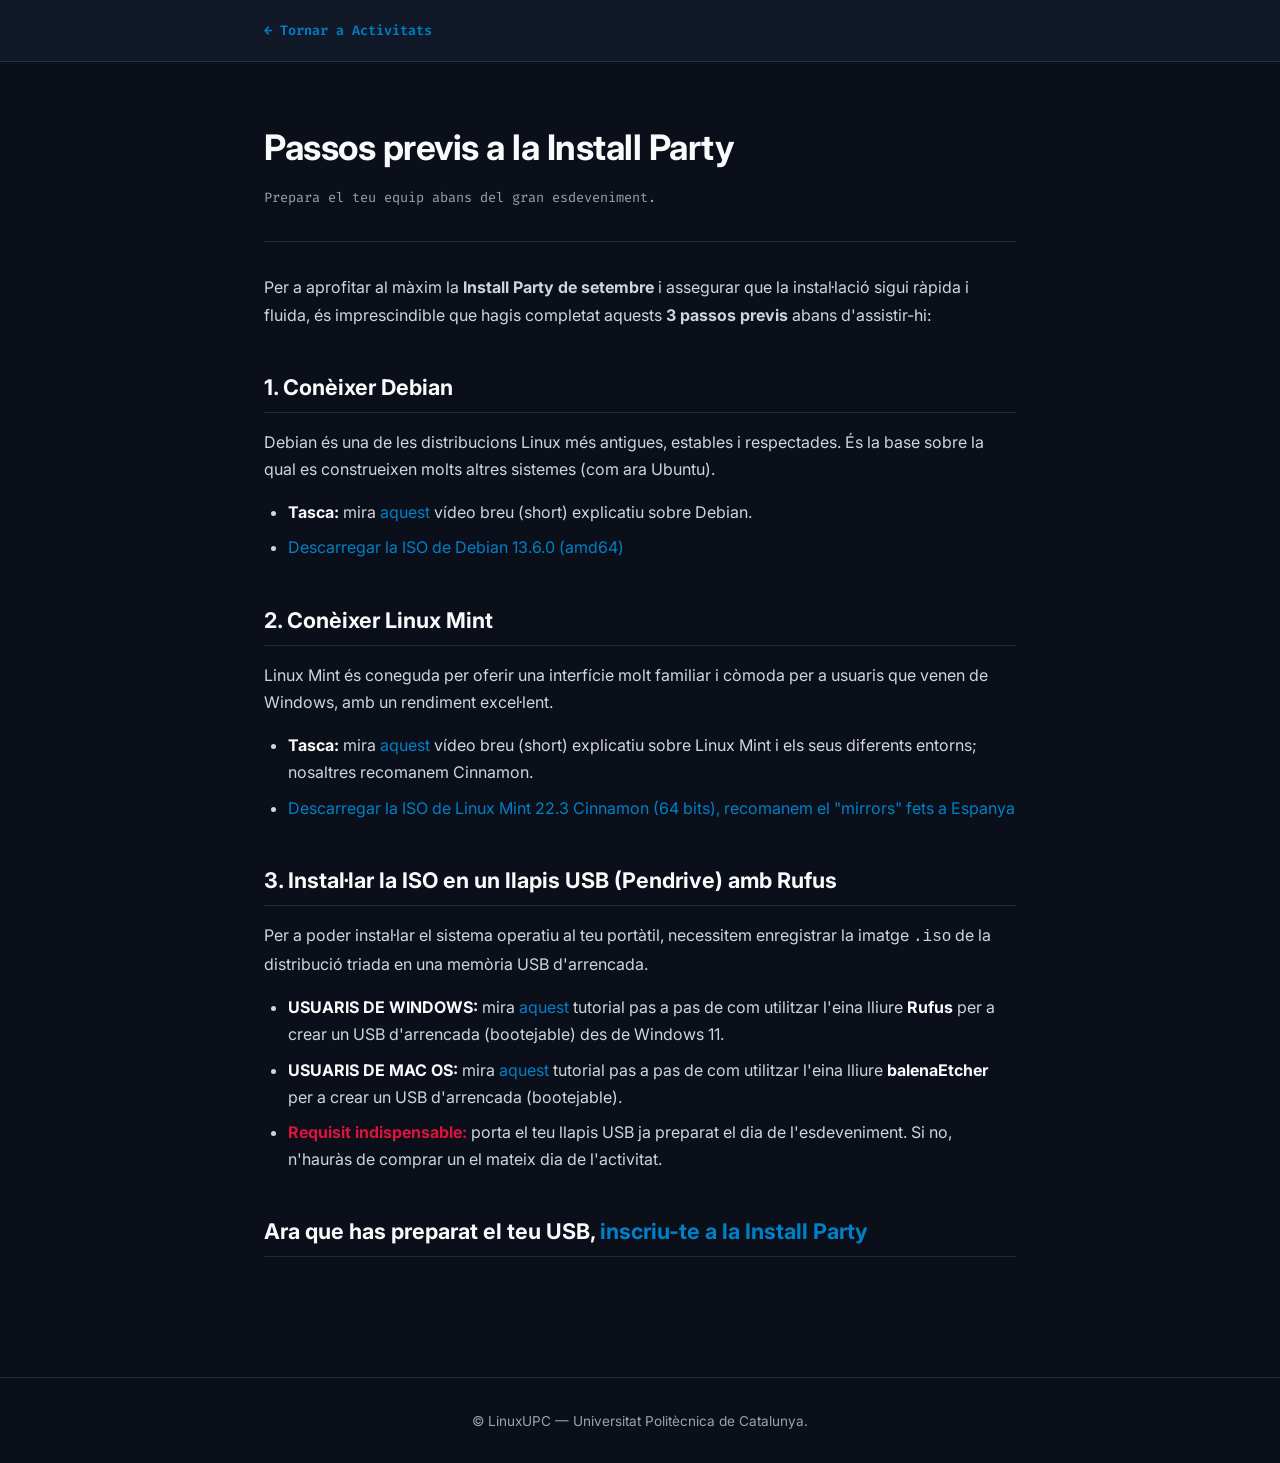
<file: preparacion.html>
<!DOCTYPE html>
<html lang="ca">

<head>
  <meta charset="UTF-8">
  <meta name="viewport" content="width=device-width, initial-scale=1.0">
  <title>Preparació per a la Install Party — LinuxUPC</title>
  <link rel="stylesheet" href="/assets/css/legal.css">
  <link rel="preconnect" href="https://fonts.googleapis.com">
  <link rel="preconnect" href="https://fonts.gstatic.com" crossorigin>
  <link
    href="https://fonts.googleapis.com/css2?family=Fira+Code:wght@400;600&family=Inter:wght@400;500;600;700&display=swap"
    rel="stylesheet">
  <link rel="apple-touch-icon" sizes="180x180" href="/assets/favicon/apple-touch-icon.png">
  <link rel="icon" type="image/png" sizes="32x32" href="/assets/favicon/favicon-32x32.png">
  <link rel="icon" type="image/png" sizes="16x16" href="/assets/favicon/favicon-16x16.png">
  <link rel="manifest" href="/assets/favicon/site.webmanifest">
</head>

<body>

  <!-- Navegació Simplificada -->
  <header class="legal-header">
    <div class="legal-container header-flex">
      <a href="actividades.html" class="back-link">← Tornar a Activitats</a>
    </div>
  </header>

  <!-- Contingut Principal -->
  <main class="legal-container content">
    <h1>Passos previs a la Install Party</h1>
    <p class="last-updated">Prepara el teu equip abans del gran esdeveniment.</p>

    <hr class="divider">

    <section class="legal-section">
      <p>Per a aprofitar al màxim la <strong>Install Party de setembre</strong> i assegurar que la instal·lació sigui
        ràpida i fluida, és imprescindible que hagis completat aquests <strong>3 passos previs</strong> abans
        d'assistir-hi:</p>
    </section>

    <section class="legal-section">
      <h2>1. Conèixer Debian</h2>
      <p>Debian és una de les distribucions Linux més antigues, estables i respectades. És la base sobre la qual es
        construeixen molts altres sistemes (com ara Ubuntu).</p>
      <ul class="legal-list">
        <li><strong>Tasca:</strong> mira <a href="https://www.youtube.com/shorts/gkfLUCWYaHE" target="_blank"
            rel="noopener">aquest</a> vídeo breu (short) explicatiu sobre Debian.</li>
        <li><a href="https://www.debian.org/index.ca.html" target="_blank">
    Descarregar la ISO de Debian 13.6.0 (amd64)</a></li>
      </ul>
    </section>

    <section class="legal-section">
      <h2>2. Conèixer Linux Mint</h2>
      <p>Linux Mint és coneguda per oferir una interfície molt familiar i còmoda per a usuaris que venen de Windows, amb
        un rendiment excel·lent.</p>
      <ul class="legal-list">
        <li><strong>Tasca:</strong> mira <a href="https://www.youtube.com/shorts/d3Xllk2V8fo" target="_blank"
            rel="noopener">aquest</a> vídeo breu (short) explicatiu sobre Linux Mint i els seus diferents entorns; nosaltres
          recomanem Cinnamon.</li>
        <li><a href="https://linuxmint.com/edition.php?id=326" target="_blank">
    Descarregar la ISO de Linux Mint 22.3 Cinnamon (64 bits), recomanem el "mirrors" fets a Espanya</a></li>
      </ul>
    </section>

    <section class="legal-section">
      <h2>3. Instal·lar la ISO en un llapis USB (Pendrive) amb Rufus</h2>
      <p>Per a poder instal·lar el sistema operatiu al teu portàtil, necessitem enregistrar la imatge <code>.iso</code> de la
        distribució triada en una memòria USB d'arrencada.</p>
      <ul class="legal-list">
        <li><strong>USUARIS DE WINDOWS:</strong> mira <a href="https://www.youtube.com/watch?v=csVz6pH-6aw&t=4s"
            target="_blank" rel="noopener">aquest</a> tutorial pas a pas de com utilitzar l'eina lliure
          <strong>Rufus</strong> per a
          crear un USB d'arrencada (bootejable) des de Windows 11.</li>
        <li><strong>USUARIS DE MAC OS:</strong> mira <a href="https://www.youtube.com/watch?v=nIBnvliFUbg"
            target="_blank" rel="noopener">aquest</a> tutorial pas a pas de com utilitzar l'eina lliure
          <strong>balenaEtcher</strong> per a crear un USB d'arrencada (bootejable).</li>
        <li><strong style="color: crimson;">Requisit indispensable:</strong> porta el teu llapis USB ja preparat el
          dia de l'esdeveniment. Si no, n'hauràs de comprar un el mateix dia de l'activitat.</li>
      </ul>
    </section>

    <section class="legal-section">
      <h2>Ara que has preparat el teu USB, <a href="https://forms.gle/SdQZBkLUopZ7iZQe9" target="_blank" rel="noopener">inscriu-te a la Install Party</a></h2>
    </section>

  </main>

  <footer class="legal-footer">
    <div class="legal-container">
      <p>&copy; LinuxUPC — Universitat Politècnica de Catalunya.</p>
    </div>
  </footer>

</body>

</html>
</file>
<file: assets/css/style.css>
/* ==========================================
   VARIABLES I ESTILS BASE
   ========================================== */
:root {
  --bg-color: #0b0f19;
  --bg-alt: #111827;
  --card-bg: #1f2937;
  --text-main: #9ca3af;
  --text-white: #f9fafb;

  /* Colors d'identitat */
  --upc-blue: #0080c9; /* Blau UPC */
  --upc-blue-glow: rgba(0, 128, 201, 0.25);
  --terminal-green: #10b981; /* Verd consola */
  --box-red: #ef4444;
  --tux-yellow: #f59e0b; /* Tarongeta Tux */

  --border-color: rgba(255, 255, 255, 0.08);
  --border-hover: rgba(0, 128, 201, 0.5);

  --font-mono: 'Share Tech Mono', monospace; 
  --font-sans: 'Inter', system-ui, -apple-system, sans-serif;
}


* {
  box-sizing: border-box;
  margin: 0;
  padding: 0;
}

body {
  background-color: var(--bg-color);
  color: var(--text-main);
  font-family: var(--font-sans);
  line-height: 1.6;
  background-image: radial-gradient(rgba(255, 255, 255, 0.05) 1px, transparent 1px);
  background-size: 24px 24px;
}

a {
  color: var(--upc-blue);
  text-decoration: none;
  transition: all 0.2s ease;
}

/* ==========================================
   BARRA DE NAVEGACIÓ I LOGO
   ========================================== */
.navbar {
  position: sticky;
  top: 0;
  background-color: rgba(11, 15, 25, 0.85);
  backdrop-filter: blur(12px);
  -webkit-backdrop-filter: blur(12px);
  border-bottom: 1px solid var(--border-color);
  z-index: 1000;
}

.nav-container {
  max-width: 1200px;
  margin: 0 auto;
  display: flex;
  justify-content: space-between;
  align-items: center;
  padding: 1.25rem 2rem;
}

.logo-container {
  display: flex;
  align-items: center;
  gap: 16px;
}

.logo-box {
  width: 90px;        
  height: 90px;      
  display: flex;
  align-items: center;
  justify-content: center;
  overflow: hidden;
  transition: transform 0.2s ease, border-color 0.2s ease;
}

.logo-text {
  font-family: var(--font-mono);
  font-weight: 700;
  font-size: 5 rem;  
  color: var(--text-white);
  letter-spacing: -0.5px;
}

.logo-container:hover .logo-box {
  transform: scale(1.05);
}

.logo-img {
  width: 100%;
  height: 100%;
  object-fit: contain;
}

.logo-placeholder {
  font-family: var(--font-mono);
  font-size: 0.7rem;
  font-weight: 600;
  color: var(--text-main);
}

.logo-text {
  font-family: var(--font-mono);
  font-weight: 700;
  font-size: 1.75rem;
  color: var(--text-white);
  letter-spacing: -0.5px;
}

.logo-text .prompt {
  color: var(--terminal-green);
}

.logo-text .highlight {
  color: var(--upc-blue);
}

.nav-links {
  display: flex;
  list-style: none;
  gap: 2rem;
}

.nav-links a {
  color: var(--text-main);
  font-family: var(--font-mono);
  font-size: 1.25rem;
  font-weight: 600;
}

.nav-links a:hover,
.nav-links a.active {
  color: var(--text-white);
}

/* ==========================================
   HERO SECTION
   ========================================== */
.hero {
  max-width: 1200px;
  margin: 0 auto;
  padding: 5rem 2rem;
  display: grid;
  grid-template-columns: 1.1fr 0.9fr;
  gap: 4rem;
  align-items: center;
}

.badge {
  display: inline-flex;
  align-items: center;
  background-color: var(--upc-blue-glow);
  color: #38bdf8;
  padding: 0.4rem 1rem;
  border-radius: 9999px;
  font-size: 0.8rem;
  font-weight: 600;
  border: 1px solid rgba(56, 189, 248, 0.3);
  margin-bottom: 1.5rem;
}

.hero h1 {
  font-size: 2.8rem;
  color: var(--text-white);
  line-height: 1.15;
  margin-bottom: 1.2rem;
  font-weight: 700;
  letter-spacing: -1px;
}

.hero h1 .highlight {
  background: linear-gradient(135deg, var(--upc-blue), #38bdf8);
  -webkit-background-clip: text;
  -webkit-text-fill-color: transparent;
}

.hero p {
  font-size: 1.1rem;
  margin-bottom: 2.5rem;
}

.hero-buttons {
  display: flex;
  gap: 1rem;
}

.btn {
  padding: 0.8rem 1.6rem;
  border-radius: 8px;
  font-weight: 600;
  font-size: 0.95rem;
  cursor: pointer;
  transition: all 0.2s ease;
  display: inline-block;
}

.btn-primary {
  background-color: var(--upc-blue);
  color: var(--text-white);
  box-shadow: 0 4px 14px var(--upc-blue-glow);
}

.btn-primary:hover {
  background-color: #028acd;
  transform: translateY(-2px);
}

.btn-secondary {
  border: 1px solid var(--border-color);
  color: var(--text-white);
  background-color: rgba(255, 255, 255, 0.03);
}

.btn-secondary:hover {
  background-color: rgba(255, 255, 255, 0.08);
  transform: translateY(-2px);
}

/* ==========================================
   TERMINAL
   ========================================== */
.hero-terminal {
  background-color: #030712;
  border: 1px solid rgba(255, 255, 255, 0.1);
  border-radius: 12px;
  overflow: hidden;
  box-shadow: 0 20px 40px rgba(0, 0, 0, 0.6), 0 0 40px rgba(0, 128, 201, 0.1);
  font-family: var(--font-mono);
}

.terminal-header {
  background-color: #111827;
  padding: 0.75rem 1rem;
  display: flex;
  align-items: center;
  gap: 8px;
  border-bottom: 1px solid var(--border-color);
}

.dot {
  width: 10px;
  height: 10px;
  border-radius: 50%;
}

.red { background-color: #ef4444; }
.yellow { background-color: #f59e0b; }
.green { background-color: #10b981; }

.terminal-title {
  color: #6b7280;
  font-size: 0.75rem;
  margin-left: auto;
  margin-right: auto;
}

.terminal-body {
  padding: 1.5rem;
  font-size: 0.85rem;
}

.path {
  color: var(--terminal-green);
}

.term-output {
  color: #9ca3af;
  margin-left: 1rem;
  margin-top: 0.2rem;
}

.term-output .highlight {
  color: #38bdf8;
  font-weight: 600;
}

.cursor {
  display: inline-block;
  width: 8px;
  height: 15px;
  background-color: var(--terminal-green);
  vertical-align: middle;
  animation: blink 1s infinite;
}

@keyframes blink {
  0%, 100% { opacity: 1; }
  50% { opacity: 0; }
}

/* ==========================================
   SECCIONS I TARGETES
   ========================================== */
.section {
  padding: 5rem 2rem;
}

.bg-alt {
  background-color: var(--bg-alt);
  border-top: 1px solid var(--border-color);
  border-bottom: 1px solid var(--border-color);
}

.container {
  max-width: 1200px;
  margin: 0 auto;
}

.section-title {
  font-size: 2.25rem;
  color: var(--text-white);
  margin-bottom: 0.5rem;
}

.section-subtitle {
  margin-bottom: 3rem;
  color: #6b7280;
  font-size: 1.05rem;
}

.cards-grid {
  display: grid;
  grid-template-columns: repeat(auto-fit, minmax(280px, 1fr));
  gap: 1.5rem;
}

.card {
  background-color: var(--card-bg);
  border: 1px solid var(--border-color);
  padding: 2rem;
  border-radius: 12px;
  transition: all 0.3s ease;
  display: flex;
  flex-direction: column;
}

.card:hover {
  transform: translateY(-4px);
  box-shadow: 0 12px 30px rgba(0, 0, 0, 0.4);
}

/* --- CONTROL FIX DE MIDA D'ICONES --- */
.card-icon {
  display: flex;
  align-items: center;
  justify-content: flex-start;
  height: 40px;
  margin-bottom: 1rem;
}

.card-icon img,
.card-icon svg {
  width: 36px;
  height: 36px;
  object-fit: contain;
  display: block;
}

.card-link-telegram:hover {
  transform: translateY(-4px);
  box-shadow: 0 12px 30px rgba(25, 148, 176, 0.4);
}

.card-link-whatsapp:hover {
  transform: translateY(-4px);
  box-shadow: 0 12px 30px rgba(43, 186, 22, 0.4);
}

.card-link-email:hover {
  transform: translateY(-4px);
  box-shadow: 0 12px 30px rgba(169, 21, 21, 0.4);
}

.card h3 {
  color: var(--text-white);
  margin-bottom: 0.5rem;
}

.card p {
  margin-bottom: 1.5rem;
  font-size: 0.95rem;
  flex-grow: 1;
}

.card-btn {
  font-family: var(--font-mono);
  font-size: 0.85rem;
  font-weight: 600;
}

.card-btn.disabled {
  color: #6b7280;
  cursor: not-allowed;
}

/* ==========================================
   GITHUB / WORKSHOPS BOX
   ========================================== */
.github-box {
  background-color: var(--card-bg);
  border: 1px solid var(--border-color);
  border-radius: 12px;
  padding: 2.5rem;
  display: flex;
  justify-content: space-between;
  align-items: center;
  gap: 2rem;
}

.github-info {
  display: flex;
  align-items: center;
  gap: 1.5rem;
}

.github-icon {
  font-size: 3rem;
}

.github-info h3 {
  color: var(--text-white);
  font-size: 1.3rem;
  margin-bottom: 0.25rem;
}

/* ==========================================
   DESPATX / UBICACIÓ
   ========================================== */
.despacho-grid {
  display: grid;
  grid-template-columns: 1.2fr 0.8fr;
  gap: 3rem;
  align-items: center;
}

.despacho-desc {
  font-size: 1.1rem;
  margin-bottom: 1.5rem;
}

.despacho-details {
  list-style: none;
}

.despacho-details li {
  margin-bottom: 0.8rem;
  padding-left: 1.2rem;
  position: relative;
}

.despacho-details li::before {
  content: '▸';
  position: absolute;
  left: 0;
  color: var(--upc-blue);
}

.despacho-details strong {
  color: var(--text-white);
}

.despacho-card {
  background: linear-gradient(145deg, #1f2937, #111827);
  border: 1px solid var(--border-color);
  padding: 3rem 2rem;
  border-radius: 16px;
  text-align: center;
  box-shadow: 0 10px 30px rgba(0, 0, 0, 0.5);
}

.despacho-badge {
  color: var(--upc-blue);
  font-family: var(--font-mono);
  font-size: 0.9rem;
  margin-bottom: 0.5rem;
}

.room-number {
  font-size: 3.5rem;
  font-weight: 700;
  color: var(--text-white);
  font-family: var(--font-mono);
  letter-spacing: -2px;
}

.shared-note {
  font-size: 0.9rem;
  color: #9ca3af;
  margin-top: 0.5rem;
}

.shared-note span {
  color: var(--tux-yellow);
  font-weight: 600;
}

/* ==========================================
   TIMELINE (HISTÒRIC)
   ========================================== */
.timeline {
  border-left: 2px solid rgba(255, 255, 255, 0.1);
  padding-left: 2rem;
  margin-left: 1rem;
}

.timeline-item {
  position: relative;
  margin-bottom: 2.5rem;
}

.timeline-item::before {
  content: '';
  position: absolute;
  left: -2.55rem;
  top: 0.2rem;
  width: 12px;
  height: 12px;
  border-radius: 50%;
  background-color: var(--upc-blue);
  border: 3px solid var(--bg-color);
}

.timeline-date {
  font-family: var(--font-mono);
  font-size: 0.85rem;
  color: var(--tux-yellow);
  margin-bottom: 0.25rem;
}

.timeline-content h3 {
  color: var(--text-white);
  margin-bottom: 0.4rem;
}

/* ==========================================
   FOOTER
   ========================================== */
.footer {
  background-color: #030712;
  border-top: 1px solid var(--border-color);
  padding: 4rem 2rem 2rem 2rem;
}

.footer-content {
  display: flex;
  justify-content: space-between;
  flex-wrap: wrap;
  gap: 3rem;
  margin-bottom: 3rem;
}

.footer-brand h3 {
  color: var(--text-white);
  font-size: 1.25rem;
  margin-bottom: 0.5rem;
}

.footer-email {
  margin-top: 1rem;
  font-size: 0.9rem;
}

.footer-links h4 {
  color: var(--text-white);
  margin-bottom: 1rem;
  font-size: 0.95rem;
}

.social-grid {
  display: flex;
  flex-wrap: wrap;
  gap: 1rem;
}

.social-grid a {
  background-color: var(--card-bg);
  padding: 0.4rem 0.8rem;
  border-radius: 6px;
  font-size: 0.85rem;
  border: 1px solid var(--border-color);
  color: var(--text-white);
}

.social-grid a:hover {
  border-color: var(--upc-blue);
  color: var(--upc-blue);
}

.footer-bottom {
  text-align: center;
  font-size: 0.85rem;
  color: #4b5563;
  border-top: 1px solid var(--border-color);
  padding-top: 2rem;
}

/* Estils per al formulari de Newsletter */
.newsletter-card {
  background: linear-gradient(135deg, #111827 0%, #1f2937 100%);
  border: 1px solid var(--border-color);
  border-radius: 16px;
  padding: 3rem 2.5rem;
  display: grid;
  grid-template-columns: 1fr 1fr;
  gap: 2.5rem;
  align-items: center;
  box-shadow: 0 10px 30px rgba(0, 0, 0, 0.4);
}

.badge-newsletter {
  color: var(--tux-yellow);
  font-family: var(--font-mono);
  font-size: 0.85rem;
  font-weight: 600;
  display: inline-block;
  margin-bottom: 0.5rem;
}

.newsletter-content h2 {
  color: var(--text-white);
  font-size: 1.8rem;
  margin-bottom: 0.5rem;
}

.newsletter-form {
  display: flex;
  flex-direction: column;
  gap: 1rem;
}

.input-group {
  display: flex;
  gap: 0.5rem;
}

.newsletter-input {
  flex: 1;
  background-color: var(--bg-color);
  border: 1px solid var(--border-color);
  border-radius: 8px;
  padding: 0.8rem 1rem;
  color: var(--text-white);
  font-family: var(--font-sans);
  font-size: 0.95rem;
  outline: none;
  transition: border-color 0.2s;
}

.newsletter-input:focus {
  border-color: var(--upc-blue);
}

.btn-newsletter {
  white-space: nowrap;
}

.consent-label {
  display: flex;
  align-items: flex-start;
  gap: 0.5rem;
  font-size: 0.8rem;
  color: var(--text-main);
  cursor: pointer;
}

.consent-label input {
  margin-top: 0.2rem;
  accent-color: var(--upc-blue);
}

/* ==========================================
   TARGETES D'ACTIVITATS
   ========================================== */
.actividades-grid {
  display: grid;
  grid-template-columns: repeat(auto-fit, minmax(320px, 1fr));
  gap: 2rem;
  margin-top: 2rem;
}

.activity-card {
  background-color: var(--card-bg);
  border: 1px solid var(--border-color);
  border-radius: 16px;
  padding: 2rem;
  display: flex;
  flex-direction: column;
  position: relative;
  transition: transform 0.2s ease, border-color 0.2s ease, box-shadow 0.2s ease;
}

.activity-card:hover {
  transform: translateY(-4px);
  border-color: var(--border-hover);
  box-shadow: 0 12px 30px rgba(0, 0, 0, 0.4);
}

.activity-card.featured {
  border-color: rgba(0, 128, 201, 0.6);
  background: linear-gradient(145deg, #1f2937, #131c2a);
}

.activity-status {
  display: inline-block;
  align-self: flex-start;
  font-family: var(--font-mono);
  font-size: 0.75rem;
  font-weight: 600;
  padding: 0.3rem 0.75rem;
  border-radius: 6px;
  margin-bottom: 1.25rem;
}

.status-upcoming {
  background-color: rgba(16, 185, 129, 0.15);
  color: var(--terminal-green);
  border: 1px solid rgba(16, 185, 129, 0.3);
}

.status-planned {
  background-color: rgba(245, 158, 11, 0.15);
  color: var(--tux-yellow);
  border: 1px solid rgba(245, 158, 11, 0.3);
}

.status-past {
  background-color: rgba(156, 163, 175, 0.1);
  color: var(--text-main);
  border: 1px solid var(--border-color);
}

.activity-title {
  color: var(--text-white);
  font-size: 1.4rem;
  line-height: 1.3;
  margin-bottom: 1.25rem;
}

.activity-meta {
  background-color: rgba(0, 0, 0, 0.25);
  border-radius: 8px;
  padding: 1rem;
  margin-bottom: 1.25rem;
  display: flex;
  flex-direction: column;
  gap: 0.6rem;
  font-size: 0.88rem;
  border: 1px solid rgba(255, 255, 255, 0.04);
}

.meta-item {
  display: flex;
  flex-direction: column;
}

.meta-label {
  font-family: var(--font-mono);
  color: var(--upc-blue);
  font-size: 0.75rem;
  font-weight: 600;
  text-transform: uppercase;
}

.meta-value {
  color: var(--text-white);
}

.activity-description {
  font-size: 0.95rem;
  color: var(--text-main);
  margin-bottom: 1.5rem;
  flex-grow: 1;
}

.activity-description code {
  font-family: var(--font-mono);
  background-color: rgba(255, 255, 255, 0.08);
  padding: 0.1rem 0.4rem;
  border-radius: 4px;
  color: var(--terminal-green);
}

.activity-footer {
  margin-top: auto;
}

.activity-footer .btn {
  width: 100%;
  text-align: center;
}

/* ==========================================
   RESPONSIVE (MÒBILS I TABLETS)
   ========================================== */
@media (max-width: 768px) {
  .hero,
  .despacho-grid,
  .github-box {
    grid-template-columns: 1fr;
    flex-direction: column;
    text-align: left;
  }

  .nav-container {
    flex-direction: column;
    gap: 1rem;
  }

  .nav-links {
    gap: 1rem;
    flex-wrap: wrap;
    justify-content: center;
  }

  .newsletter-card {
    grid-template-columns: 1fr;
    gap: 1.5rem;
    padding: 2rem;
  }

  .input-group {
    flex-direction: column;
  }
}
/* Estils per al botó de Newsletter a Google Forms */

.newsletter-action {
  width: 100%;
  display: flex;
  justify-content: center;
  align-items: center;
}

.btn-newsletter {
  width: 100%;             /* Ocupa tot l'ample de la colupna */
  padding: 1.1rem 1.5rem;  /* Un xic més alt per donar-li presència */
  font-size: 1.05rem;       /* Lletra lleugerament més gran */
  text-align: center;
  display: block;          /* Necessari perquè 'width: 100%' funcioni en un enllaç */
  box-sizing: border-box;
}

/* En pantalles grans manté un disseny equilibrat */
@media (min-width: 769px) {
  .newsletter-card {
    grid-template-columns: 1.2fr 0.8fr;
    gap: 3rem;
  }
}
</file>
<file: assets/css/legal.css>
:root {
  --bg-color: #0b0f19;
  --panel-bg: #111827;
  --text-main: #d1d5db;
  --text-muted: #9ca3af;
  --text-white: #f9fafb;
  --upc-blue: #0080c9;
  --border-color: rgba(255, 255, 255, 0.1);
  --font-sans: 'Inter', system-ui, -apple-system, sans-serif;
  --font-mono: 'Fira Code', monospace;
}

* {
  box-sizing: border-box;
  margin: 0;
  padding: 0;
}

body {
  background-color: var(--bg-color);
  color: var(--text-main);
  font-family: var(--font-sans);
  line-height: 1.7;
  font-size: 1rem;
}

a {
  color: var(--upc-blue);
  text-decoration: none;
}

a:hover {
  text-decoration: underline;
}

/* Header legal */
.legal-header {
  border-bottom: 1px solid var(--border-color);
  background-color: var(--panel-bg);
  padding: 1.2rem 0;
}

.legal-container {
  max-width: 800px; /* Ancho reducido para óptima lectura */
  margin: 0 auto;
  padding: 0 1.5rem;
}

.header-flex {
  display: flex;
  justify-content: space-between;
  align-items: center;
}

.back-link {
  font-family: var(--font-mono);
  font-size: 0.85rem;
  font-weight: 600;
}

.doc-badge {
  font-family: var(--font-mono);
  font-size: 0.75rem;
  background-color: rgba(255, 255, 255, 0.05);
  padding: 0.2rem 0.6rem;
  border-radius: 4px;
  color: var(--text-muted);
}

/* Contenido Principal */
.content {
  padding-top: 3.5rem;
  padding-bottom: 5rem;
}

h1 {
  font-size: 2.2rem;
  color: var(--text-white);
  margin-bottom: 0.5rem;
  letter-spacing: -0.5px;
}

.last-updated {
  font-family: var(--font-mono);
  font-size: 0.85rem;
  color: var(--text-muted);
}

.divider {
  border: 0;
  height: 1px;
  background: var(--border-color);
  margin: 2rem 0;
}

.legal-section {
  margin-bottom: 2.5rem;
}

.legal-section h2 {
  color: var(--text-white);
  font-size: 1.35rem;
  margin-bottom: 1rem;
  border-bottom: 1px solid var(--border-color);
  padding-bottom: 0.4rem;
}

.legal-section h3 {
  color: var(--text-white);
  font-size: 1.1rem;
  margin-top: 1.5rem;
  margin-bottom: 0.5rem;
}

.legal-section p {
  margin-bottom: 1rem;
}

.legal-list {
  margin-left: 1.5rem;
  margin-bottom: 1rem;
}

.legal-list li {
  margin-bottom: 0.5rem;
}

.legal-list strong {
  color: var(--text-white);
}

/* Footer legal */
.legal-footer {
  border-top: 1px solid var(--border-color);
  padding: 2rem 0;
  text-align: center;
  font-size: 0.85rem;
  color: var(--text-muted);
}
</file>
